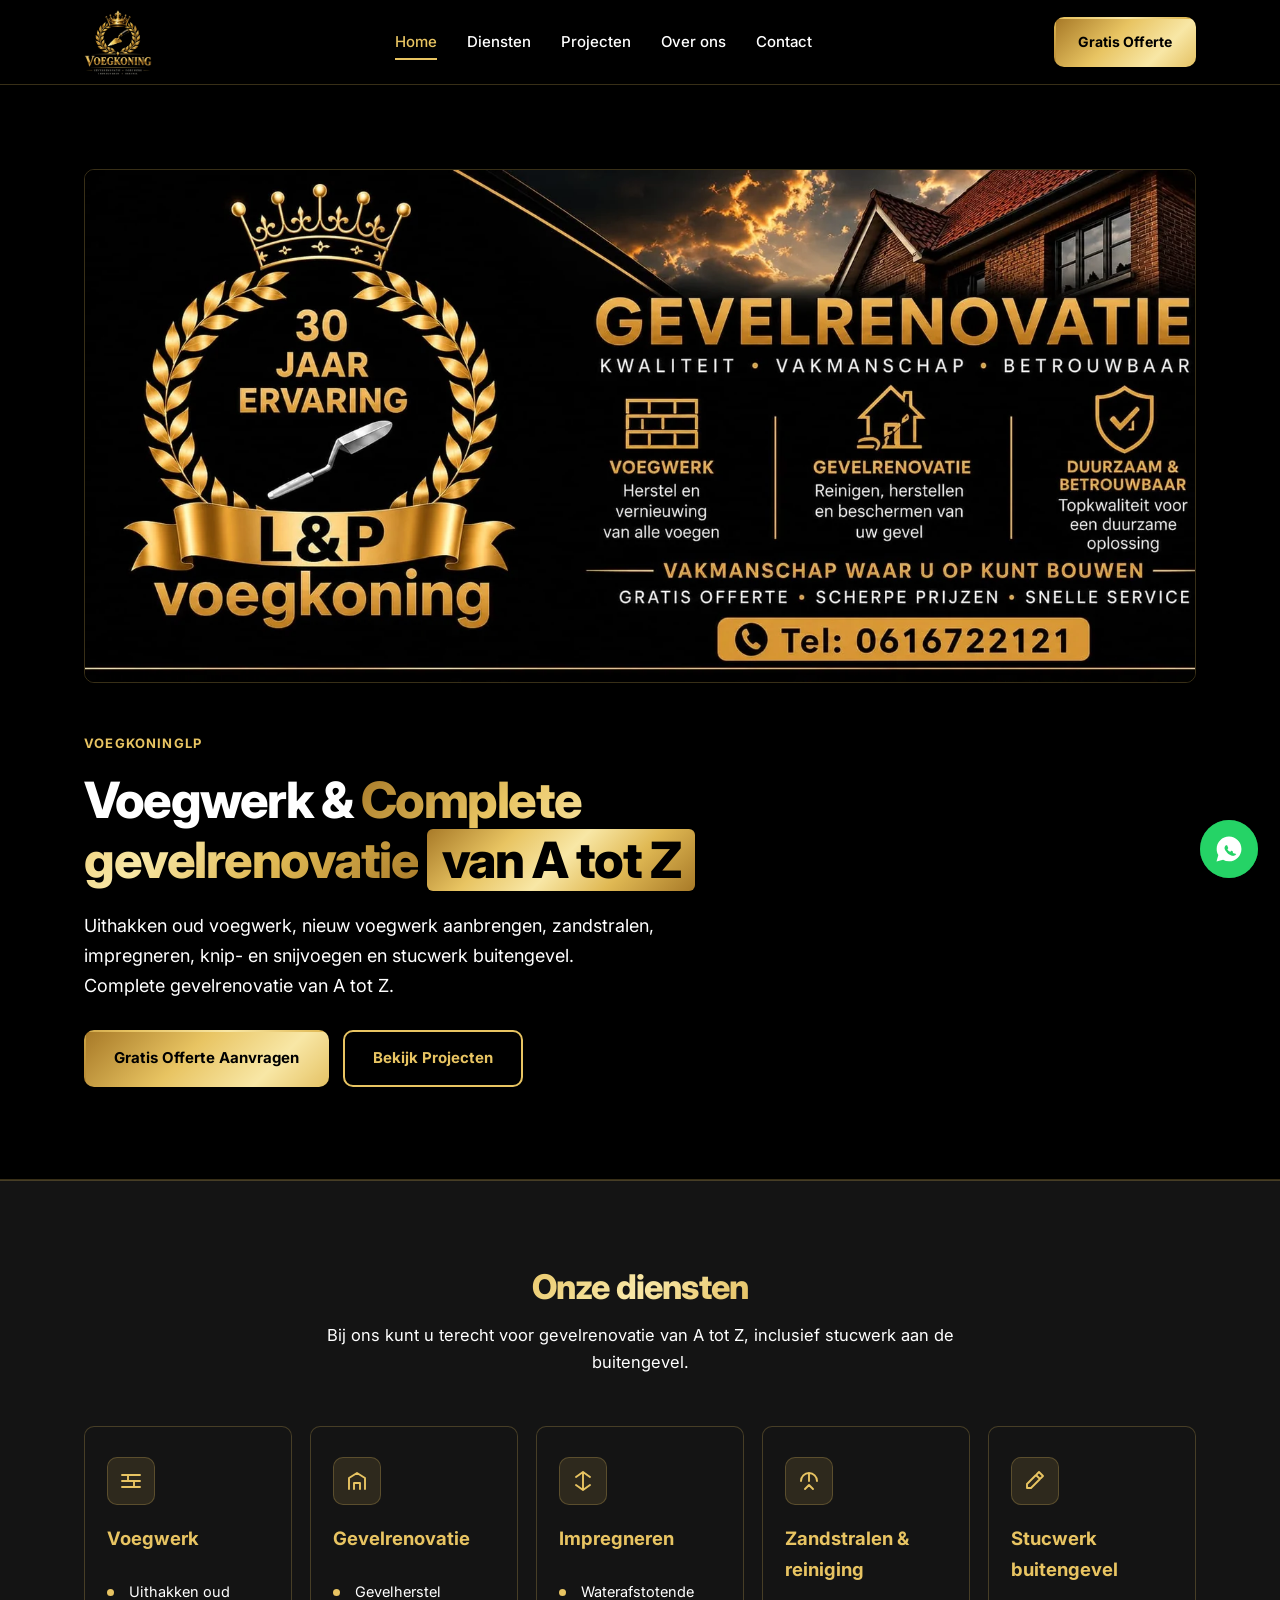
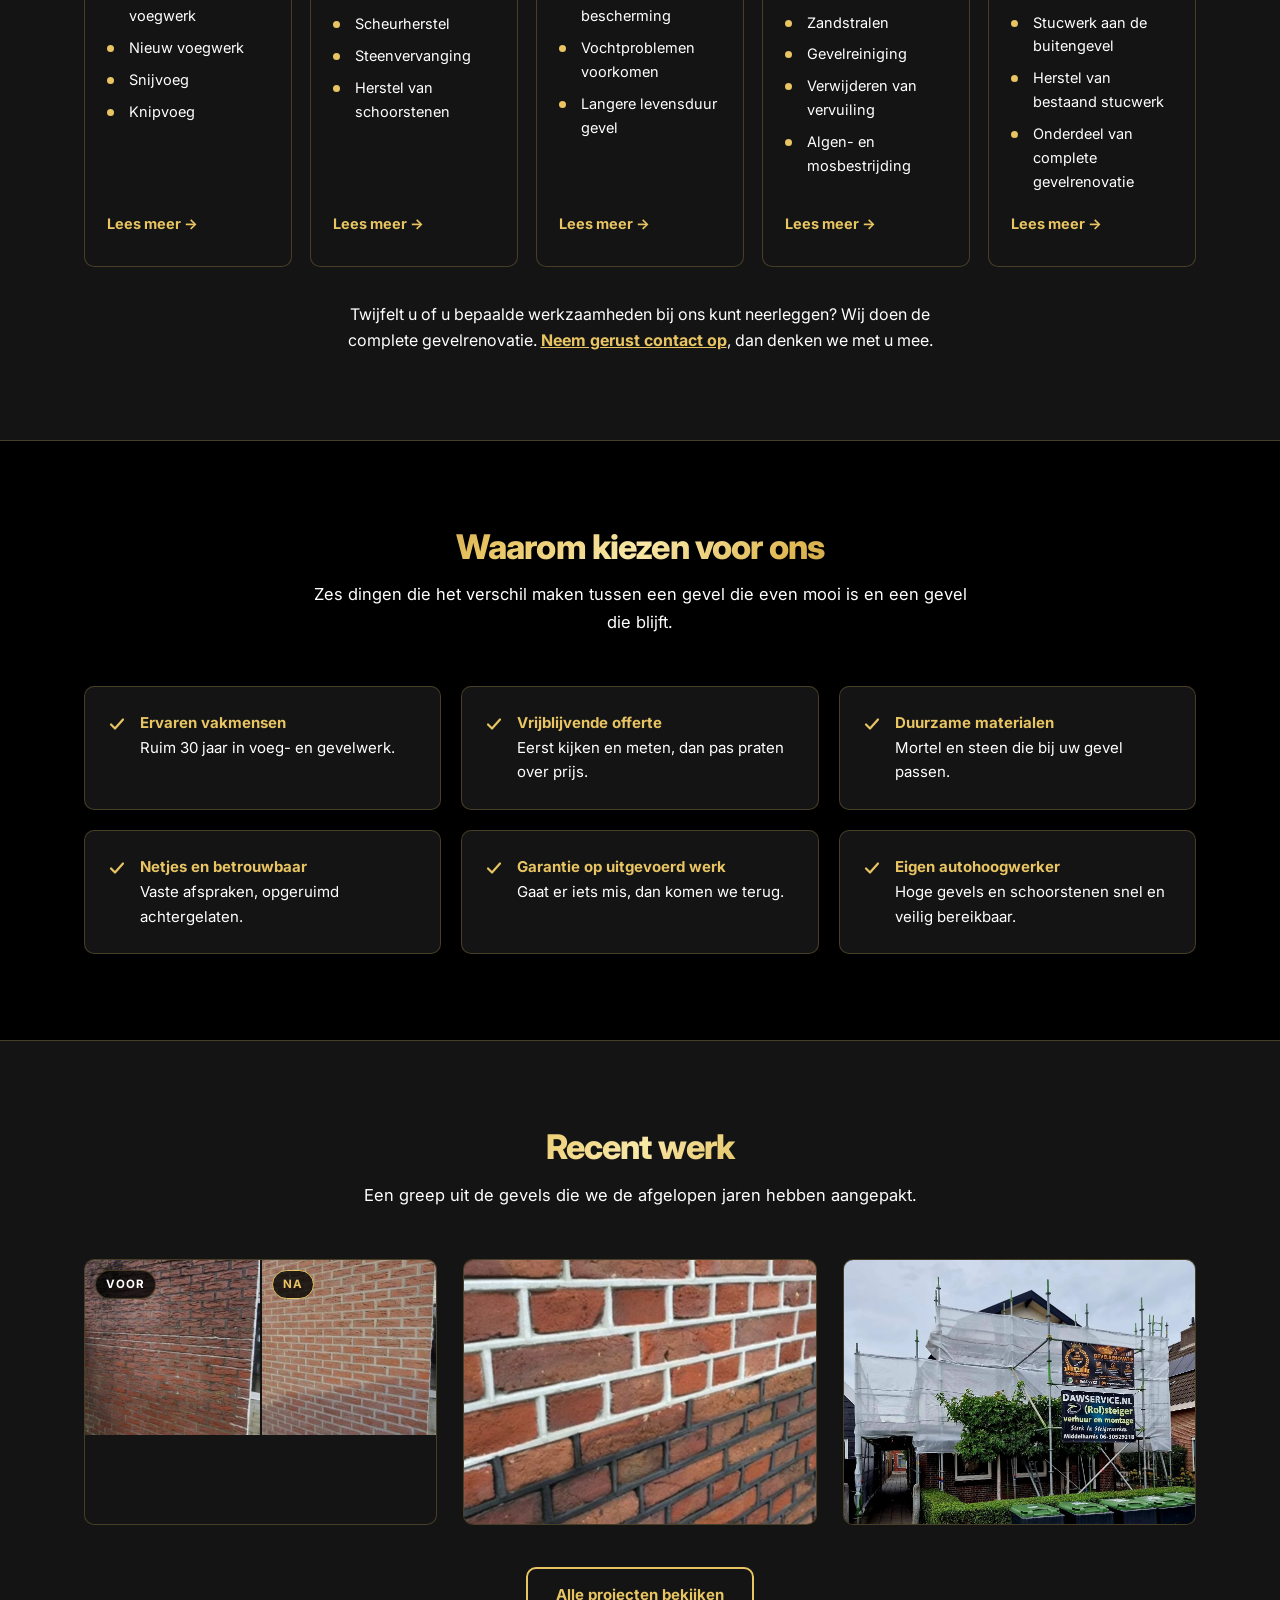
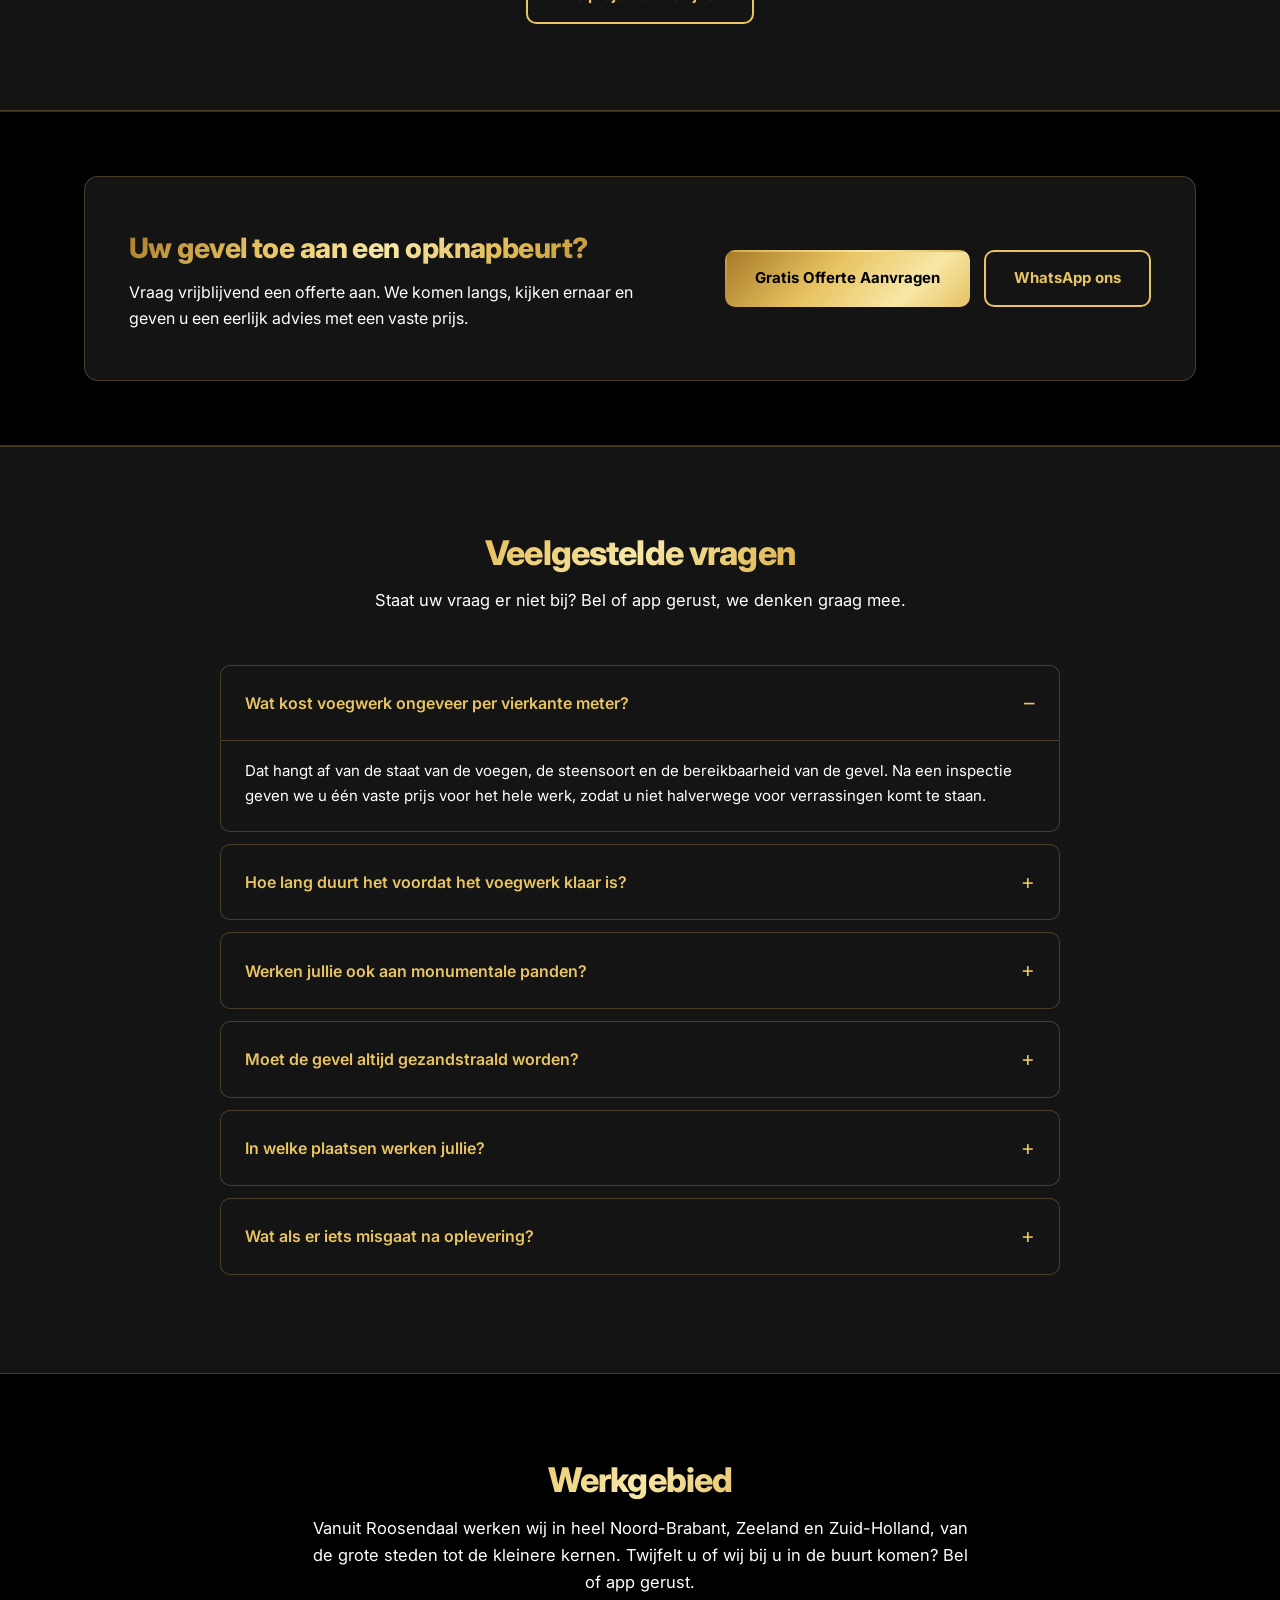
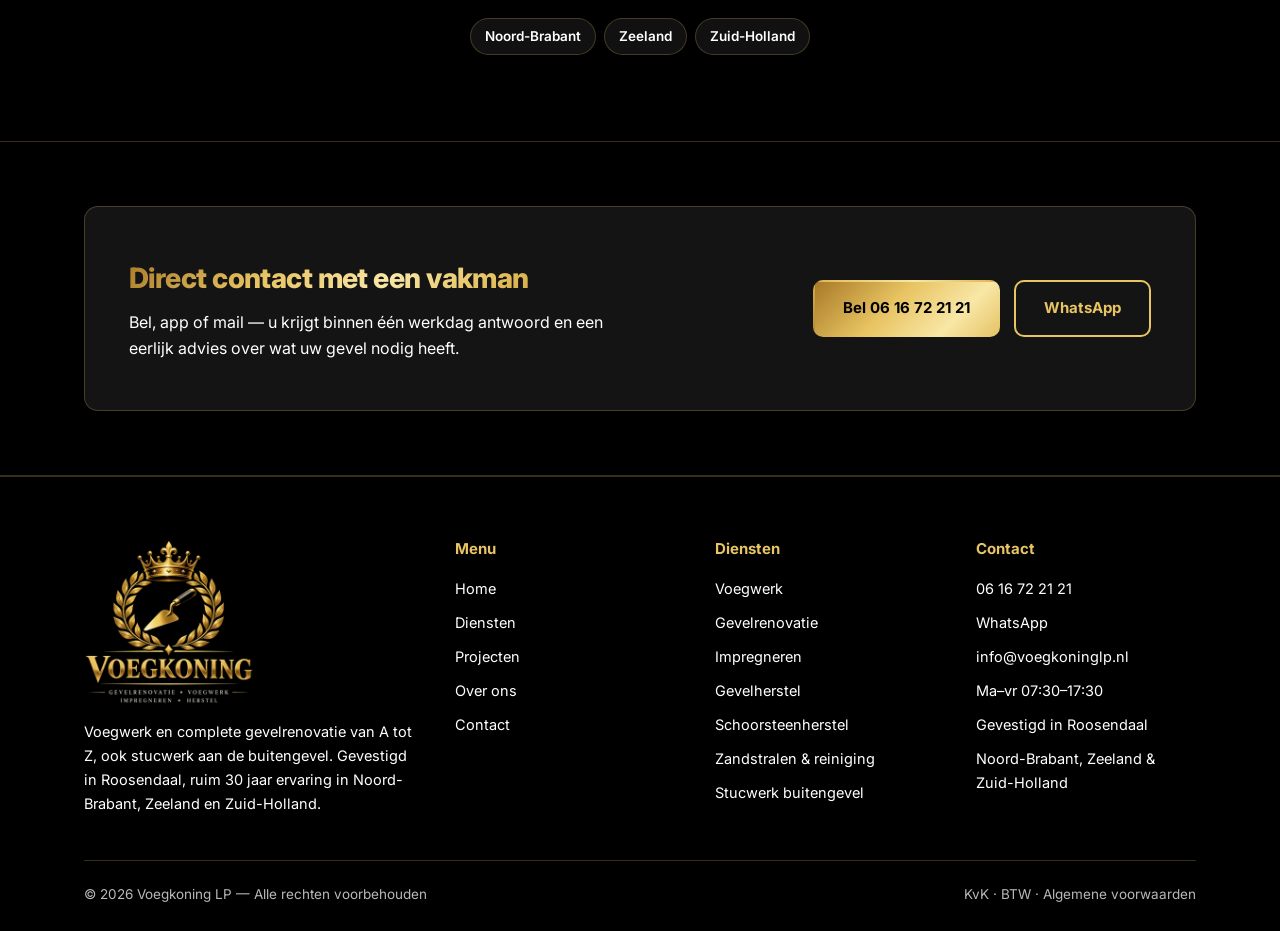
<file: index.html>
<!DOCTYPE html>
<html lang="nl">
<head>
<meta charset="utf-8">
<meta name="viewport" content="width=device-width, initial-scale=1">
<title>Voegkoning LP | Specialist in Voegwerk &amp; Gevelonderhoud</title>
<meta name="description" content="Specialist in voegwerk en gevelonderhoud in Noord-Brabant, Zeeland en Zuid-Holland. Nieuw voegwerk, gevelrenovatie, impregneren en gevelherstel. Ruim 30 jaar ervaring, vrijblijvende offerte.">
<meta name="robots" content="index, follow">
<meta name="author" content="Voegkoning LP">
<meta name="geo.region" content="NL-NB">
<meta name="geo.placename" content="Roosendaal">
<link rel="canonical" href="https://voegkoninglp.nl/">
<meta property="og:type" content="website">
<meta property="og:locale" content="nl_NL">
<meta property="og:site_name" content="Voegkoning LP">
<meta property="og:title" content="Voegkoning LP | Specialist in Voegwerk &amp; Gevelonderhoud">
<meta property="og:description" content="Specialist in voegwerk en gevelonderhoud in Noord-Brabant, Zeeland en Zuid-Holland. Nieuw voegwerk, gevelrenovatie, impregneren en gevelherstel. Ruim 30 jaar ervaring, vrijblijvende offerte.">
<meta property="og:url" content="https://voegkoninglp.nl/">
<meta property="og:image" content="https://voegkoninglp.nl/img/og-image.jpg">
<meta property="og:image:width" content="1200">
<meta property="og:image:height" content="630">
<meta name="twitter:card" content="summary_large_image">
<meta name="theme-color" content="#000000">
<link rel="icon" type="image/png" sizes="32x32" href="img/favicon-32.png">
<link rel="apple-touch-icon" href="img/apple-touch-icon.png">
<link rel="preconnect" href="https://fonts.googleapis.com">
<link rel="preconnect" href="https://fonts.gstatic.com" crossorigin>
<link href="https://fonts.googleapis.com/css2?family=Inter:wght@400;500;600;700;800&display=swap" rel="stylesheet">
<link rel="stylesheet" href="css/style.css">
<link rel="preload" as="image" href="img/muur-na.webp">
<script type="application/ld+json">
{
  "@context": "https://schema.org",
  "@type": "HomeAndConstructionBusiness",
  "name": "Voegkoning LP",
  "description": "Specialist in voegwerk, gevelrenovatie, impregneren en gevelherstel in Noord-Brabant, Zeeland en Zuid-Holland.",
  "telephone": "+31616722121",
  "email": "info@voegkoninglp.nl",
  "url": "https://voegkoninglp.nl/",
  "logo": "https://voegkoninglp.nl/img/logo.webp",
  "image": "https://voegkoninglp.nl/img/og-image.jpg",
  "address": {
    "@type": "PostalAddress",
    "addressLocality": "Roosendaal",
    "addressRegion": "Noord-Brabant",
    "addressCountry": "NL"
  },
  "founder": {
    "@type": "Person",
    "name": "Patrick"
  },
  "areaServed": [
    {
      "@type": "AdministrativeArea",
      "name": "Noord-Brabant"
    },
    {
      "@type": "AdministrativeArea",
      "name": "Zeeland"
    },
    {
      "@type": "AdministrativeArea",
      "name": "Zuid-Holland"
    }
  ],
  "knowsAbout": [
    "voegwerk",
    "uithakken oud voegwerk",
    "nieuw voegwerk",
    "snijvoeg",
    "knipvoeg",
    "gevelrenovatie",
    "gevelherstel",
    "scheurherstel",
    "steenvervanging",
    "impregneren",
    "waterafstotende bescherming",
    "gevelreiniging",
    "zandstralen",
    "algen- en mosbestrijding",
    "metselwerkherstel",
    "schoorsteenherstel",
    "stucwerk buitengevel"
  ],
  "serviceType": [
    "Voegwerk",
    "Gevelrenovatie",
    "Impregneren",
    "Gevelherstel",
    "Schoorsteenherstel",
    "Zandstralen",
    "Gevelreiniging",
    "Stucwerk buitengevel"
  ]
}
</script>
<script type="application/ld+json">
{
  "@context": "https://schema.org",
  "@type": "FAQPage",
  "mainEntity": [
    {
      "@type": "Question",
      "name": "Wat kost voegwerk ongeveer per vierkante meter?",
      "acceptedAnswer": {
        "@type": "Answer",
        "text": "Dat hangt af van de staat van de voegen, de steensoort en de bereikbaarheid van de gevel. Na een inspectie geven we u één vaste prijs voor het hele werk, zodat u niet halverwege voor verrassingen komt te staan."
      }
    },
    {
      "@type": "Question",
      "name": "Hoe lang duurt het voordat het voegwerk klaar is?",
      "acceptedAnswer": {
        "@type": "Answer",
        "text": "Een gemiddelde woninggevel doen we meestal in enkele werkdagen. Grotere panden of werk dat per verdieping moet worden uitgevoerd, plannen we in overleg in. U hoort vooraf de doorlooptijd."
      }
    },
    {
      "@type": "Question",
      "name": "Werken jullie ook aan monumentale panden?",
      "acceptedAnswer": {
        "@type": "Answer",
        "text": "Ja. Bij monumenten en oudere panden gebruiken we kalkmortel en werken we volgens de eisen die bij dat soort gevels horen. We stemmen de aanpak altijd af met u en, waar nodig, met de gemeente."
      }
    },
    {
      "@type": "Question",
      "name": "Moet de gevel altijd gezandstraald worden?",
      "acceptedAnswer": {
        "@type": "Answer",
        "text": "Nee. Zandstralen is niet altijd nodig en niet altijd mogelijk: bij te zachte steen beschadigt het de gevel juist. Wij beoordelen per gevel wat de veiligste en beste methode is en leggen uit waarom."
      }
    },
    {
      "@type": "Question",
      "name": "In welke plaatsen werken jullie?",
      "acceptedAnswer": {
        "@type": "Answer",
        "text": "Wij werken in heel Noord-Brabant, Zeeland en Zuid-Holland, van de grote steden tot de kleinere kernen eromheen. Twijfelt u of uw woonplaats binnen ons gebied valt? Neem gerust contact op."
      }
    },
    {
      "@type": "Question",
      "name": "Wat als er iets misgaat na oplevering?",
      "acceptedAnswer": {
        "@type": "Answer",
        "text": "Op ons voegherstel, de steenvervanging en het impregneren geven we garantie. Meldt u binnen die periode een probleem, dan komen we terug en lossen het op."
      }
    }
  ]
}
</script>
</head>
<body>

<header>
  <div class="wrap nav">
    <a href="index.html" class="logo" aria-label="Voegkoning L&amp;P – naar de homepage"><img src="img/logo.webp" width="360" height="354" alt="Voegkoning L&amp;P"></a>
    <nav class="nav-links" id="desktop-nav"><a href="index.html" class="is-active" aria-current="page">Home</a><a href="diensten.html">Diensten</a><a href="projecten.html">Projecten</a><a href="over-ons.html">Over ons</a><a href="contact.html">Contact</a></nav>
    <a href="contact.html" class="btn btn-primary">Gratis Offerte</a>
    <button class="burger" id="burger" aria-label="Menu" aria-expanded="false">
      <span></span><span></span><span></span>
    </button>
  </div>
  <nav class="mobile-nav" id="mobile-nav"><a href="index.html">Home</a><a href="diensten.html">Diensten</a><a href="projecten.html">Projecten</a><a href="over-ons.html">Over ons</a><a href="contact.html">Contact</a></nav>
</header>

<main>

  <section class="hero">
    <div class="wrap">
      <figure class="hero-banner">
        <img src="img/banner.webp" srcset="img/banner-900.webp 900w, img/banner.webp 1600w" sizes="(max-width:1240px) 100vw, 1200px" width="1600" height="738" alt="Voegkoning L&amp;P: 30 jaar ervaring in gevelrenovatie en voegwerk. Kwaliteit, vakmanschap, betrouwbaar. Tel: 06 16 72 21 21" fetchpriority="high">
      </figure>
      <div class="hero-text">
        <span class="eyebrow">VoegkoningLP</span>
        <h1>Voegwerk &amp; <span class="h1-gold">Complete gevelrenovatie</span> <span class="h1-tag">van A tot Z</span></h1>
        <p class="lead">Uithakken oud voegwerk, nieuw voegwerk aanbrengen, zandstralen, impregneren, knip- en snijvoegen en stucwerk buitengevel. Complete gevelrenovatie van A tot Z.</p>
        <div class="hero-cta">
          <a href="contact.html" class="btn btn-primary">Gratis Offerte Aanvragen</a>
          <a href="projecten.html" class="btn btn-ghost">Bekijk Projecten</a>
        </div>
      </div>
    </div>
  </section>

  <section class="services" id="home-diensten">
    <div class="wrap">
      <div class="sec-head center">
        <h2 class="sec-title">Onze diensten</h2>
        <p>Bij ons kunt u terecht voor gevelrenovatie van A tot Z, inclusief stucwerk aan de buitengevel.</p>
      </div>

      <div class="cards">
        <div class="card">
          <div class="ico"><svg width="24" height="24" viewBox="0 0 24 24" fill="none" aria-hidden="true"><path d="M3 6h18M3 12h18M3 18h18M9 6v6M15 12v6" stroke="#E8C462" stroke-width="1.9" stroke-linecap="round"/></svg></div>
          <h3>Voegwerk</h3>
          <ul>
            <li>Uithakken oud voegwerk</li>
            <li>Nieuw voegwerk</li>
            <li>Snijvoeg</li>
            <li>Knipvoeg</li>
          </ul>
          <a href="diensten.html#voegwerk" class="lees">Lees meer &rarr;</a>
        </div>

        <div class="card">
          <div class="ico"><svg width="24" height="24" viewBox="0 0 24 24" fill="none" aria-hidden="true"><path d="M4 20V9l8-5 8 5v11M9 20v-6h6v6" stroke="#E8C462" stroke-width="1.9" stroke-linecap="round" stroke-linejoin="round"/></svg></div>
          <h3>Gevelrenovatie</h3>
          <ul>
            <li>Gevelherstel</li>
            <li>Scheurherstel</li>
            <li>Steenvervanging</li>
            <li>Herstel van schoorstenen</li>
          </ul>
          <a href="diensten.html#gevelrenovatie" class="lees">Lees meer &rarr;</a>
        </div>

        <div class="card">
          <div class="ico"><svg width="24" height="24" viewBox="0 0 24 24" fill="none" aria-hidden="true"><path d="M12 3v18M5 8l7-5 7 5M5 16l7 5 7-5" stroke="#E8C462" stroke-width="1.9" stroke-linecap="round" stroke-linejoin="round"/></svg></div>
          <h3>Impregneren</h3>
          <ul>
            <li>Waterafstotende bescherming</li>
            <li>Vochtproblemen voorkomen</li>
            <li>Langere levensduur gevel</li>
          </ul>
          <a href="diensten.html#impregneren" class="lees">Lees meer &rarr;</a>
        </div>

        <div class="card">
          <div class="ico"><svg width="24" height="24" viewBox="0 0 24 24" fill="none" aria-hidden="true"><path d="M4 12a8 8 0 1116 0M12 4v8M8 20l4-4 4 4" stroke="#E8C462" stroke-width="1.9" stroke-linecap="round" stroke-linejoin="round"/></svg></div>
          <h3>Zandstralen &amp; reiniging</h3>
          <ul>
            <li>Zandstralen</li>
            <li>Gevelreiniging</li>
            <li>Verwijderen van vervuiling</li>
            <li>Algen- en mosbestrijding</li>
          </ul>
          <a href="diensten.html#reiniging" class="lees">Lees meer &rarr;</a>
        </div>

        <div class="card">
          <div class="ico"><svg width="24" height="24" viewBox="0 0 24 24" fill="none" aria-hidden="true"><path d="M4 15l9-9 4 4-9 9H4v-4zM14 5l2-2 4 4-2 2" stroke="#E8C462" stroke-width="1.9" stroke-linecap="round" stroke-linejoin="round"/></svg></div>
          <h3>Stucwerk buitengevel</h3>
          <ul>
            <li>Stucwerk aan de buitengevel</li>
            <li>Herstel van bestaand stucwerk</li>
            <li>Onderdeel van complete gevelrenovatie</li>
          </ul>
          <a href="diensten.html#stucwerk" class="lees">Lees meer &rarr;</a>
        </div>
      </div>
      <p class="cards-note">Twijfelt u of u bepaalde werkzaamheden bij ons kunt neerleggen? Wij doen de complete gevelrenovatie. <a href="contact.html">Neem gerust contact op</a>, dan denken we met u mee.</p>
    </div>
  </section>

  <section class="why">
    <div class="wrap">
      <div class="sec-head center">
        <h2 class="sec-title">Waarom kiezen voor ons</h2>
        <p>Zes dingen die het verschil maken tussen een gevel die even mooi is en een gevel die blijft.</p>
      </div>
      <ul class="why-grid">
        <li><svg width="20" height="20" viewBox="0 0 20 20" fill="none" aria-hidden="true"><path d="M4 10.5l4 4 8-9" stroke="#E8C462" stroke-width="2.2" stroke-linecap="round" stroke-linejoin="round"/></svg><span><strong>Ervaren vakmensen</strong><br>Ruim 30 jaar in voeg- en gevelwerk.</span></li>
        <li><svg width="20" height="20" viewBox="0 0 20 20" fill="none" aria-hidden="true"><path d="M4 10.5l4 4 8-9" stroke="#E8C462" stroke-width="2.2" stroke-linecap="round" stroke-linejoin="round"/></svg><span><strong>Vrijblijvende offerte</strong><br>Eerst kijken en meten, dan pas praten over prijs.</span></li>
        <li><svg width="20" height="20" viewBox="0 0 20 20" fill="none" aria-hidden="true"><path d="M4 10.5l4 4 8-9" stroke="#E8C462" stroke-width="2.2" stroke-linecap="round" stroke-linejoin="round"/></svg><span><strong>Duurzame materialen</strong><br>Mortel en steen die bij uw gevel passen.</span></li>
        <li><svg width="20" height="20" viewBox="0 0 20 20" fill="none" aria-hidden="true"><path d="M4 10.5l4 4 8-9" stroke="#E8C462" stroke-width="2.2" stroke-linecap="round" stroke-linejoin="round"/></svg><span><strong>Netjes en betrouwbaar</strong><br>Vaste afspraken, opgeruimd achtergelaten.</span></li>
        <li><svg width="20" height="20" viewBox="0 0 20 20" fill="none" aria-hidden="true"><path d="M4 10.5l4 4 8-9" stroke="#E8C462" stroke-width="2.2" stroke-linecap="round" stroke-linejoin="round"/></svg><span><strong>Garantie op uitgevoerd werk</strong><br>Gaat er iets mis, dan komen we terug.</span></li>
        <li><svg width="20" height="20" viewBox="0 0 20 20" fill="none" aria-hidden="true"><path d="M4 10.5l4 4 8-9" stroke="#E8C462" stroke-width="2.2" stroke-linecap="round" stroke-linejoin="round"/></svg><span><strong>Eigen autohoogwerker</strong><br>Hoge gevels en schoorstenen snel en veilig bereikbaar.</span></li>
      </ul>
    </div>
  </section>

  <section class="projects-teaser">
    <div class="wrap">
      <div class="sec-head center">
        <h2 class="sec-title">Recent werk</h2>
        <p>Een greep uit de gevels die we de afgelopen jaren hebben aangepakt.</p>
      </div>
      <div class="proj-grid">
  <article class="proj" data-tag="voegwerk">
    <div class="ba">
      <div class="ba-grid">
        <div class="ba-cell">
          <img src="img/muur-voor.webp" width="504" height="978" alt="Voor: muur met vervuild, uitgesleten voegwerk" loading="lazy">
          <span class="ba-tag">Voor</span>
        </div>
        <div class="ba-cell">
          <img src="img/muur-na.webp" width="503" height="978" alt="Na: dezelfde muur opnieuw gevoegd" loading="lazy">
          <span class="ba-tag ba-tag-na">Na</span>
        </div>
      </div>
    </div>
  </article>
  <article class="proj" data-tag="voegwerk">
    <figure class="proj-media">
      <img src="img/voegwerk-rood-wit.webp" width="1080" height="1056" alt="Rood metselwerk met strak aangebrachte lichte voeg" loading="lazy">
    </figure>
  </article>
  <article class="proj" data-tag="renovatie">
    <figure class="proj-media">
      <img src="img/vrijstaande-woning-steiger.webp" width="1400" height="1163" alt="Vrijstaande woning volledig in de steiger" loading="lazy">
    </figure>
  </article>
      </div>
      <div class="center-cta"><a href="projecten.html" class="btn btn-ghost">Alle projecten bekijken</a></div>
    </div>
    </section>

  <section class="cta">
    <div class="wrap">
      <div class="cta-inner">
        <div>
          <h2>Uw gevel toe aan een opknapbeurt?</h2>
          <p>Vraag vrijblijvend een offerte aan. We komen langs, kijken ernaar en geven u een eerlijk advies met een vaste prijs.</p>
        </div>
        <div class="cta-actions">
          <a href="contact.html" class="btn btn-primary">Gratis Offerte Aanvragen</a>
          <a href="https://wa.me/31616722121" target="_blank" rel="noopener" class="btn btn-ghost">WhatsApp ons</a>
        </div>
      </div>
    </div>
  </section>

  <section class="faq" id="faq">
    <div class="wrap">
      <div class="sec-head center">
        <h2 class="sec-title">Veelgestelde vragen</h2>
        <p>Staat uw vraag er niet bij? Bel of app gerust, we denken graag mee.</p>
      </div>
      <div class="faq-list">
        <details open>
          <summary>Wat kost voegwerk ongeveer per vierkante meter?</summary>
          <p>Dat hangt af van de staat van de voegen, de steensoort en de bereikbaarheid van de gevel. Na een inspectie geven we u &eacute;&eacute;n vaste prijs voor het hele werk, zodat u niet halverwege voor verrassingen komt te staan.</p>
        </details>
        <details>
          <summary>Hoe lang duurt het voordat het voegwerk klaar is?</summary>
          <p>Een gemiddelde woninggevel doen we meestal in enkele werkdagen. Grotere panden of werk dat per verdieping moet worden uitgevoerd, plannen we in overleg in. U hoort vooraf de doorlooptijd.</p>
        </details>
        <details>
          <summary>Werken jullie ook aan monumentale panden?</summary>
          <p>Ja. Bij monumenten en oudere panden gebruiken we kalkmortel en werken we volgens de eisen die bij dat soort gevels horen. We stemmen de aanpak altijd af met u en, waar nodig, met de gemeente.</p>
        </details>
        <details>
          <summary>Moet de gevel altijd gezandstraald worden?</summary>
          <p>Nee. Zandstralen is niet altijd nodig en niet altijd mogelijk: bij te zachte steen beschadigt het de gevel juist. Wij beoordelen per gevel wat de veiligste en beste methode is en leggen uit waarom.</p>
        </details>
        <details>
          <summary>In welke plaatsen werken jullie?</summary>
          <p>Wij werken in heel Noord-Brabant, Zeeland en Zuid-Holland, van de grote steden tot de kleinere kernen eromheen. Twijfelt u of uw woonplaats binnen ons gebied valt? Neem gerust contact op.</p>
        </details>
        <details>
          <summary>Wat als er iets misgaat na oplevering?</summary>
          <p>Op ons voegherstel, de steenvervanging en het impregneren geven we garantie. Meldt u binnen die periode een probleem, dan komen we terug en lossen het op.</p>
        </details>
      </div>
    </div>
  </section>

  <section class="werkgebied">
    <div class="wrap">
      <div class="sec-head center">
        <h2 class="sec-title">Werkgebied</h2>
        <p>Vanuit Roosendaal werken wij in heel Noord-Brabant, Zeeland en Zuid-Holland, van de grote steden tot de kleinere kernen. Twijfelt u of wij bij u in de buurt komen? Bel of app gerust.</p>
        <div class="regio">
          <span>Noord-Brabant</span><span>Zeeland</span><span>Zuid-Holland</span>
        </div>
      </div>
    </div>
  </section>

  <section class="cta">
    <div class="wrap">
      <div class="cta-inner">
        <div>
          <h2>Direct contact met een vakman</h2>
          <p>Bel, app of mail &mdash; u krijgt binnen &eacute;&eacute;n werkdag antwoord en een eerlijk advies over wat uw gevel nodig heeft.</p>
        </div>
        <div class="cta-actions">
          <a href="tel:+31616722121" class="btn btn-primary">Bel 06 16 72 21 21</a>
          <a href="https://wa.me/31616722121" target="_blank" rel="noopener" class="btn btn-ghost">WhatsApp</a>
        </div>
      </div>
    </div>
  </section>
</main>

<footer>
  <div class="wrap">
    <div class="foot-grid">
      <div>
        <img class="foot-logo" src="img/logo.webp" width="360" height="354" alt="Voegkoning LP – gevelrenovatie, voegwerk, impregneren, herstel" loading="lazy">
        <p>Voegwerk en complete gevelrenovatie van A tot Z, ook stucwerk aan de buitengevel. Gevestigd in Roosendaal, ruim 30 jaar ervaring in Noord-Brabant, Zeeland en Zuid-Holland.</p>
      </div>
      <div>
        <h4>Menu</h4>
        <ul><li><a href="index.html">Home</a></li><li><a href="diensten.html">Diensten</a></li><li><a href="projecten.html">Projecten</a></li><li><a href="over-ons.html">Over ons</a></li><li><a href="contact.html">Contact</a></li></ul>
      </div>
      <div>
        <h4>Diensten</h4>
        <ul>
          <li><a href="diensten.html#voegwerk">Voegwerk</a></li>
          <li><a href="diensten.html#gevelrenovatie">Gevelrenovatie</a></li>
          <li><a href="diensten.html#impregneren">Impregneren</a></li>
          <li><a href="diensten.html#gevelherstel">Gevelherstel</a></li>
          <li><a href="diensten.html#gevelherstel">Schoorsteenherstel</a></li>
          <li><a href="diensten.html#reiniging">Zandstralen &amp; reiniging</a></li>
          <li><a href="diensten.html#stucwerk">Stucwerk buitengevel</a></li>
        </ul>
      </div>
      <div>
        <h4>Contact</h4>
        <ul>
          <li><a href="tel:+31616722121">06 16 72 21 21</a></li>
          <li><a href="https://wa.me/31616722121" target="_blank" rel="noopener">WhatsApp</a></li>
          <li><a href="mailto:info@voegkoninglp.nl">info@voegkoninglp.nl</a></li>
          <li>Ma&ndash;vr 07:30&ndash;17:30</li>
          <li>Gevestigd in Roosendaal</li>
          <li>Noord-Brabant, Zeeland &amp; Zuid-Holland</li>
        </ul>
      </div>
    </div>
    <div class="foot-bottom">
      <span>&copy; <span id="jaar">2026</span> Voegkoning LP &mdash; Alle rechten voorbehouden</span>
      <span>KvK &middot; BTW &middot; Algemene voorwaarden</span>
    </div>
  </div>
</footer>

<a class="wa-float" href="https://wa.me/31616722121" target="_blank" rel="noopener" aria-label="Contact via WhatsApp">
  <svg viewBox="0 0 24 24" fill="currentColor" aria-hidden="true"><path d="M12.04 2C6.58 2 2.13 6.45 2.13 11.91c0 1.75.46 3.45 1.32 4.95L2 22l5.25-1.38a9.9 9.9 0 004.79 1.22h.01c5.46 0 9.91-4.45 9.91-9.91S17.5 2 12.04 2zm5.8 14.09c-.24.68-1.42 1.31-1.96 1.36-.54.05-1.02.24-2.86-.6-2.22-1.02-3.6-3.32-3.71-3.47-.11-.16-.88-1.18-.88-2.25s.57-1.6.77-1.82c.2-.22.43-.27.58-.27l.42.01c.13 0 .31-.05.48.37.18.43.61 1.5.66 1.61.05.11.09.24.01.39-.08.16-.15.25-.29.39l-.22.26c-.07.08-.15.17-.06.33.08.16.37.62.79 1.01.55.49 1.01.65 1.16.73.15.08.24.07.33-.04.09-.11.38-.44.48-.6.1-.15.2-.13.34-.08.14.05.89.42 1.04.5.15.07.25.11.29.18.04.07.04.4-.2 1.09z"/></svg>
</a>

<script src="js/main.js" defer></script>

</body>
</html>
</file>
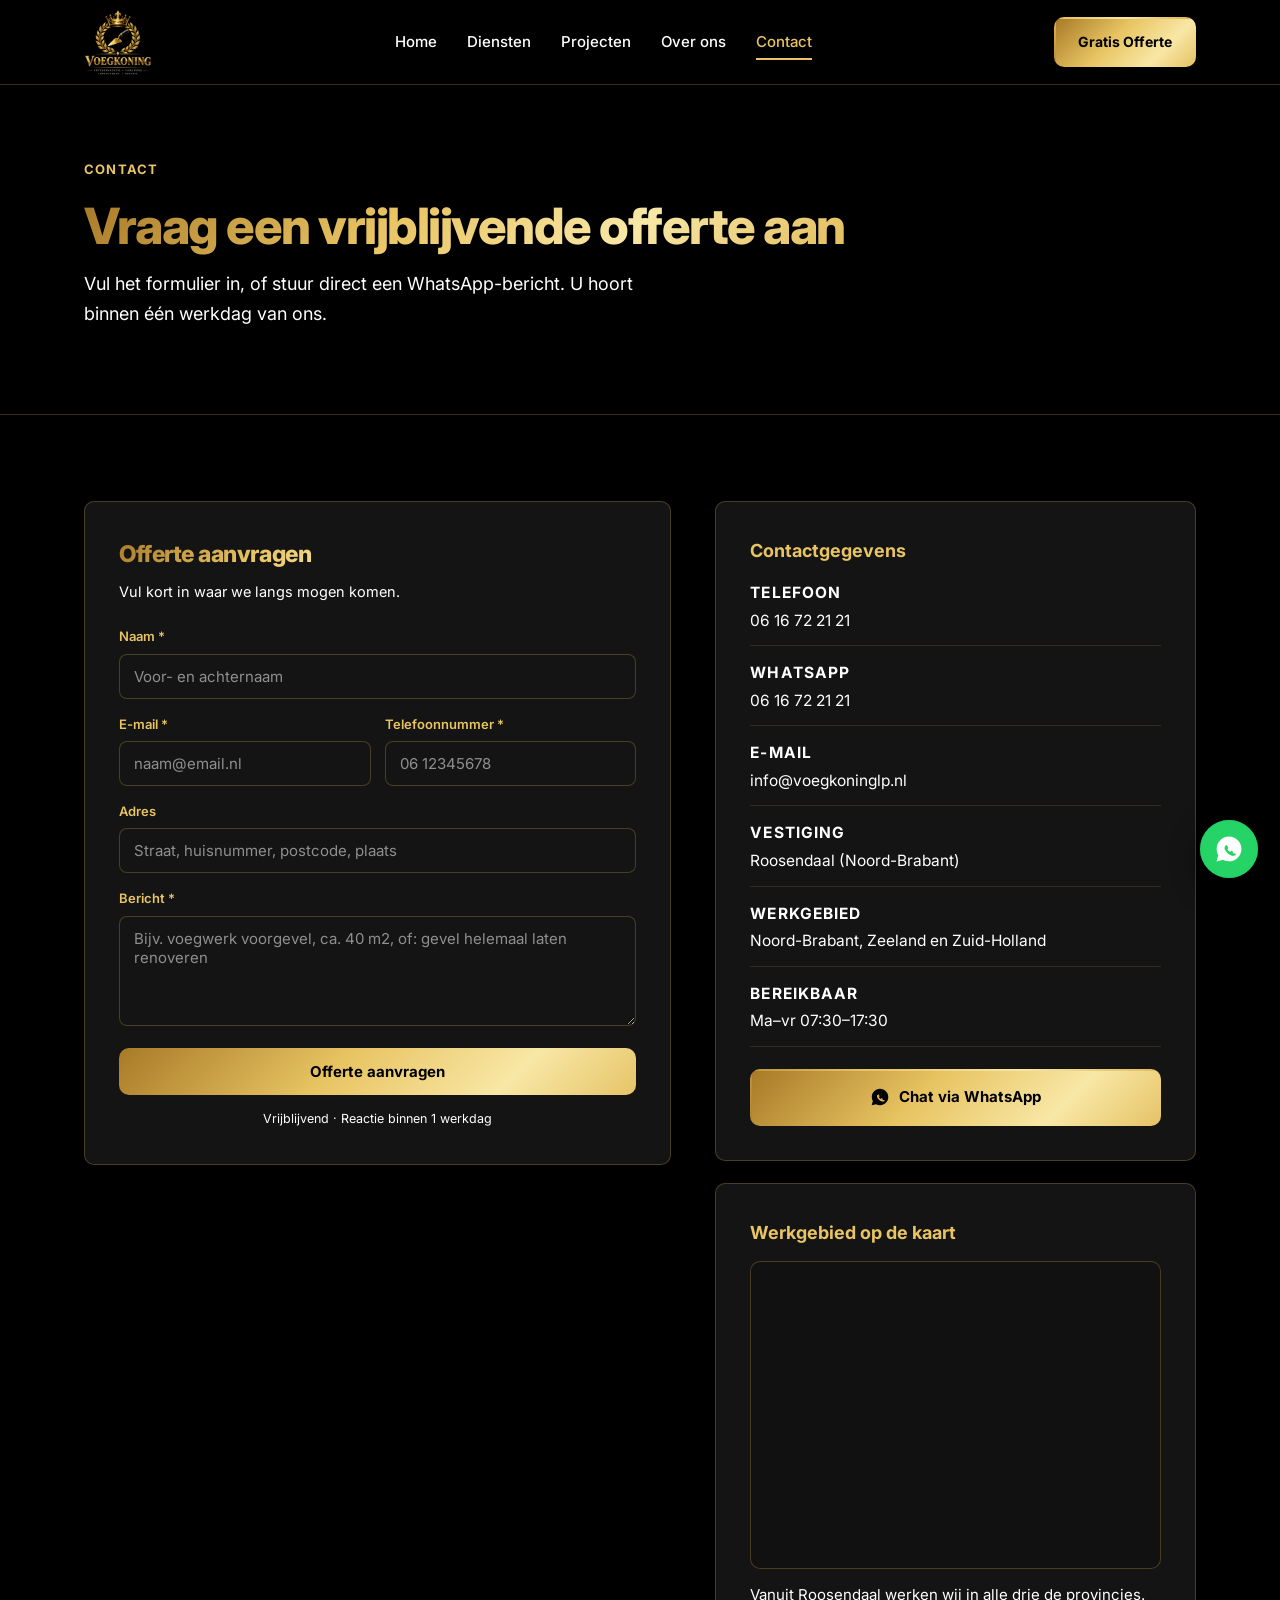
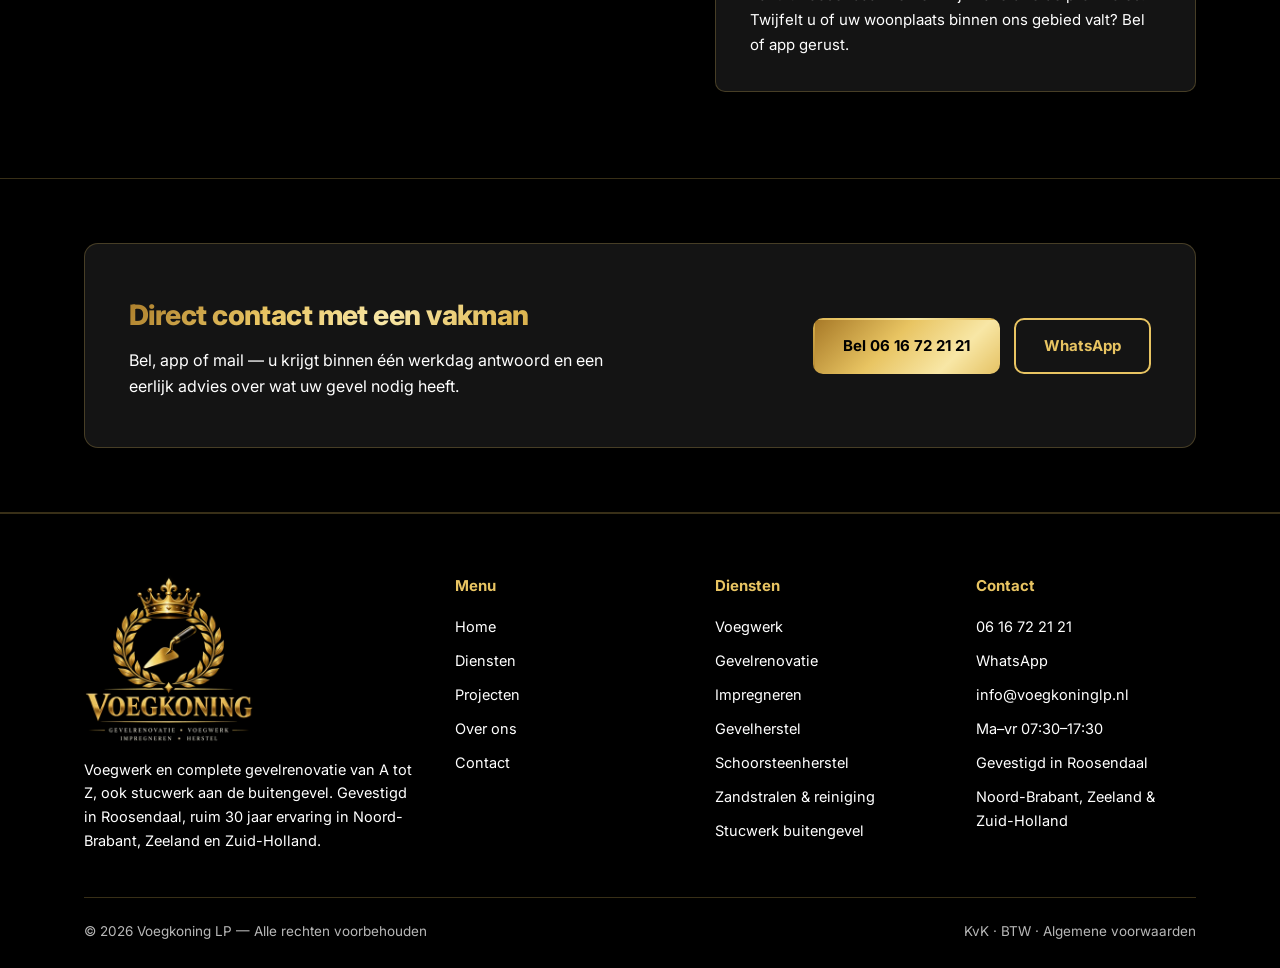
<file: contact.html>
<!DOCTYPE html>
<html lang="nl">
<head>
<meta charset="utf-8">
<meta name="viewport" content="width=device-width, initial-scale=1">
<title>Contact | Gratis offerte aanvragen bij Voegkoning LP</title>
<meta name="description" content="Vraag een vrijblijvende offerte aan voor voegwerk, gevelrenovatie, impregneren of gevelherstel. Bel of WhatsApp 06 16 72 21 21. Werkgebied Noord-Brabant, Zeeland en Zuid-Holland.">
<meta name="robots" content="index, follow">
<meta name="author" content="Voegkoning LP">
<meta name="geo.region" content="NL-NB">
<meta name="geo.placename" content="Roosendaal">
<link rel="canonical" href="https://voegkoninglp.nl/contact.html">
<meta property="og:type" content="website">
<meta property="og:locale" content="nl_NL">
<meta property="og:site_name" content="Voegkoning LP">
<meta property="og:title" content="Contact | Gratis offerte aanvragen bij Voegkoning LP">
<meta property="og:description" content="Vraag een vrijblijvende offerte aan voor voegwerk, gevelrenovatie, impregneren of gevelherstel. Bel of WhatsApp 06 16 72 21 21. Werkgebied Noord-Brabant, Zeeland en Zuid-Holland.">
<meta property="og:url" content="https://voegkoninglp.nl/contact.html">
<meta property="og:image" content="https://voegkoninglp.nl/img/og-image.jpg">
<meta property="og:image:width" content="1200">
<meta property="og:image:height" content="630">
<meta name="twitter:card" content="summary_large_image">
<meta name="theme-color" content="#000000">
<link rel="icon" type="image/png" sizes="32x32" href="img/favicon-32.png">
<link rel="apple-touch-icon" href="img/apple-touch-icon.png">
<link rel="preconnect" href="https://fonts.googleapis.com">
<link rel="preconnect" href="https://fonts.gstatic.com" crossorigin>
<link href="https://fonts.googleapis.com/css2?family=Inter:wght@400;500;600;700;800&display=swap" rel="stylesheet">
<link rel="stylesheet" href="css/style.css">
<script type="application/ld+json">
{
  "@context": "https://schema.org",
  "@type": "BreadcrumbList",
  "itemListElement": [
    {
      "@type": "ListItem",
      "position": 1,
      "name": "Home",
      "item": "https://voegkoninglp.nl/"
    },
    {
      "@type": "ListItem",
      "position": 2,
      "name": "Contact",
      "item": "https://voegkoninglp.nl/contact.html"
    }
  ]
}
</script>
</head>
<body>

<header>
  <div class="wrap nav">
    <a href="index.html" class="logo" aria-label="Voegkoning L&amp;P – naar de homepage"><img src="img/logo.webp" width="360" height="354" alt="Voegkoning L&amp;P"></a>
    <nav class="nav-links" id="desktop-nav"><a href="index.html">Home</a><a href="diensten.html">Diensten</a><a href="projecten.html">Projecten</a><a href="over-ons.html">Over ons</a><a href="contact.html" class="is-active" aria-current="page">Contact</a></nav>
    <a href="contact.html" class="btn btn-primary">Gratis Offerte</a>
    <button class="burger" id="burger" aria-label="Menu" aria-expanded="false">
      <span></span><span></span><span></span>
    </button>
  </div>
  <nav class="mobile-nav" id="mobile-nav"><a href="index.html">Home</a><a href="diensten.html">Diensten</a><a href="projecten.html">Projecten</a><a href="over-ons.html">Over ons</a><a href="contact.html">Contact</a></nav>
</header>

<main>

  <section class="page-head">
    <div class="wrap">
      <span class="eyebrow">Contact</span>
      <h1>Vraag een vrijblijvende offerte aan</h1>
      <p class="lead">Vul het formulier in, of stuur direct een WhatsApp-bericht. U hoort binnen &eacute;&eacute;n werkdag van ons.</p>
    </div>
  </section>

  <section class="contact">
    <div class="wrap contact-grid">

      <div class="contact-form">
        <h2 class="form-title">Offerte aanvragen</h2>
        <p class="sub">Vul kort in waar we langs mogen komen.</p>
        <form id="offerte-form">
          <div class="field">
            <label for="naam">Naam *</label>
            <input id="naam" name="naam" type="text" placeholder="Voor- en achternaam" required>
          </div>
          <div class="row2">
            <div class="field">
              <label for="mail">E-mail *</label>
              <input id="mail" name="mail" type="email" placeholder="naam@email.nl" required>
            </div>
            <div class="field">
              <label for="tel">Telefoonnummer *</label>
              <input id="tel" name="tel" type="tel" placeholder="06 12345678" required>
            </div>
          </div>
          <div class="field">
            <label for="adres">Adres</label>
            <input id="adres" name="adres" type="text" placeholder="Straat, huisnummer, postcode, plaats">
          </div>
          <div class="field">
            <label for="msg">Bericht *</label>
            <textarea id="msg" name="msg" placeholder="Bijv. voegwerk voorgevel, ca. 40 m2, of: gevel helemaal laten renoveren" required></textarea>
          </div>
          <button type="submit" class="btn btn-primary btn-wide">Offerte aanvragen</button>
        </form>
        <p class="form-note">Vrijblijvend &middot; Reactie binnen 1 werkdag</p>
      </div>

      <div class="contact-side">
        <div class="panel">
          <h3>Contactgegevens</h3>
          <ul class="contact-list">
            <li><span class="cl-label">Telefoon</span><a href="tel:+31616722121">06 16 72 21 21</a></li>
            <li><span class="cl-label">WhatsApp</span><a href="https://wa.me/31616722121" target="_blank" rel="noopener">06 16 72 21 21</a></li>
            <li><span class="cl-label">E-mail</span><a href="mailto:info@voegkoninglp.nl">info@voegkoninglp.nl</a></li>
            <li><span class="cl-label">Vestiging</span><span>Roosendaal (Noord-Brabant)</span></li>
            <li><span class="cl-label">Werkgebied</span><span>Noord-Brabant, Zeeland en Zuid-Holland</span></li>
            <li><span class="cl-label">Bereikbaar</span><span>Ma&ndash;vr 07:30&ndash;17:30</span></li>
          </ul>
          <a href="https://wa.me/31616722121" target="_blank" rel="noopener" class="btn btn-primary wa-block">
            <svg width="20" height="20" viewBox="0 0 24 24" fill="currentColor" aria-hidden="true"><path d="M12.04 2C6.58 2 2.13 6.45 2.13 11.91c0 1.75.46 3.45 1.32 4.95L2 22l5.25-1.38a9.9 9.9 0 004.79 1.22h.01c5.46 0 9.91-4.45 9.91-9.91S17.5 2 12.04 2zm5.8 14.09c-.24.68-1.42 1.31-1.96 1.36-.54.05-1.02.24-2.86-.6-2.22-1.02-3.6-3.32-3.71-3.47-.11-.16-.88-1.18-.88-2.25s.57-1.6.77-1.82c.2-.22.43-.27.58-.27l.42.01c.13 0 .31-.05.48.37.18.43.61 1.5.66 1.61.05.11.09.24.01.39-.08.16-.15.25-.29.39l-.22.26c-.07.08-.15.17-.06.33.08.16.37.62.79 1.01.55.49 1.01.65 1.16.73.15.08.24.07.33-.04.09-.11.38-.44.48-.6.1-.15.2-.13.34-.08.14.05.89.42 1.04.5.15.07.25.11.29.18.04.07.04.4-.2 1.09z"/></svg><span>Chat via WhatsApp</span>
          </a>
        </div>

        <div class="panel map-panel">
          <h3>Werkgebied op de kaart</h3>
          <div class="map-embed">
            <iframe
              title="Werkgebied Voegkoning LP in Noord-Brabant, Zeeland en Zuid-Holland"
              src="https://www.google.com/maps?q=Roosendaal,+Nederland&amp;hl=nl&amp;z=8&amp;output=embed"
              loading="lazy"
              referrerpolicy="no-referrer-when-downgrade"
              allowfullscreen></iframe>
          </div>
          <p class="map-note">Vanuit Roosendaal werken wij in alle drie de provincies. Twijfelt u of uw woonplaats binnen ons gebied valt? Bel of app gerust.</p>
        </div>
      </div>

    </div>
  </section>

  <section class="cta">
    <div class="wrap">
      <div class="cta-inner">
        <div>
          <h2>Direct contact met een vakman</h2>
          <p>Bel, app of mail &mdash; u krijgt binnen &eacute;&eacute;n werkdag antwoord en een eerlijk advies over wat uw gevel nodig heeft.</p>
        </div>
        <div class="cta-actions">
          <a href="tel:+31616722121" class="btn btn-primary">Bel 06 16 72 21 21</a>
          <a href="https://wa.me/31616722121" target="_blank" rel="noopener" class="btn btn-ghost">WhatsApp</a>
        </div>
      </div>
    </div>
  </section>
</main>

<footer>
  <div class="wrap">
    <div class="foot-grid">
      <div>
        <img class="foot-logo" src="img/logo.webp" width="360" height="354" alt="Voegkoning LP – gevelrenovatie, voegwerk, impregneren, herstel" loading="lazy">
        <p>Voegwerk en complete gevelrenovatie van A tot Z, ook stucwerk aan de buitengevel. Gevestigd in Roosendaal, ruim 30 jaar ervaring in Noord-Brabant, Zeeland en Zuid-Holland.</p>
      </div>
      <div>
        <h4>Menu</h4>
        <ul><li><a href="index.html">Home</a></li><li><a href="diensten.html">Diensten</a></li><li><a href="projecten.html">Projecten</a></li><li><a href="over-ons.html">Over ons</a></li><li><a href="contact.html">Contact</a></li></ul>
      </div>
      <div>
        <h4>Diensten</h4>
        <ul>
          <li><a href="diensten.html#voegwerk">Voegwerk</a></li>
          <li><a href="diensten.html#gevelrenovatie">Gevelrenovatie</a></li>
          <li><a href="diensten.html#impregneren">Impregneren</a></li>
          <li><a href="diensten.html#gevelherstel">Gevelherstel</a></li>
          <li><a href="diensten.html#gevelherstel">Schoorsteenherstel</a></li>
          <li><a href="diensten.html#reiniging">Zandstralen &amp; reiniging</a></li>
          <li><a href="diensten.html#stucwerk">Stucwerk buitengevel</a></li>
        </ul>
      </div>
      <div>
        <h4>Contact</h4>
        <ul>
          <li><a href="tel:+31616722121">06 16 72 21 21</a></li>
          <li><a href="https://wa.me/31616722121" target="_blank" rel="noopener">WhatsApp</a></li>
          <li><a href="mailto:info@voegkoninglp.nl">info@voegkoninglp.nl</a></li>
          <li>Ma&ndash;vr 07:30&ndash;17:30</li>
          <li>Gevestigd in Roosendaal</li>
          <li>Noord-Brabant, Zeeland &amp; Zuid-Holland</li>
        </ul>
      </div>
    </div>
    <div class="foot-bottom">
      <span>&copy; <span id="jaar">2026</span> Voegkoning LP &mdash; Alle rechten voorbehouden</span>
      <span>KvK &middot; BTW &middot; Algemene voorwaarden</span>
    </div>
  </div>
</footer>

<a class="wa-float" href="https://wa.me/31616722121" target="_blank" rel="noopener" aria-label="Contact via WhatsApp">
  <svg viewBox="0 0 24 24" fill="currentColor" aria-hidden="true"><path d="M12.04 2C6.58 2 2.13 6.45 2.13 11.91c0 1.75.46 3.45 1.32 4.95L2 22l5.25-1.38a9.9 9.9 0 004.79 1.22h.01c5.46 0 9.91-4.45 9.91-9.91S17.5 2 12.04 2zm5.8 14.09c-.24.68-1.42 1.31-1.96 1.36-.54.05-1.02.24-2.86-.6-2.22-1.02-3.6-3.32-3.71-3.47-.11-.16-.88-1.18-.88-2.25s.57-1.6.77-1.82c.2-.22.43-.27.58-.27l.42.01c.13 0 .31-.05.48.37.18.43.61 1.5.66 1.61.05.11.09.24.01.39-.08.16-.15.25-.29.39l-.22.26c-.07.08-.15.17-.06.33.08.16.37.62.79 1.01.55.49 1.01.65 1.16.73.15.08.24.07.33-.04.09-.11.38-.44.48-.6.1-.15.2-.13.34-.08.14.05.89.42 1.04.5.15.07.25.11.29.18.04.07.04.4-.2 1.09z"/></svg>
</a>

<script src="js/main.js" defer></script>

</body>
</html>
</file>
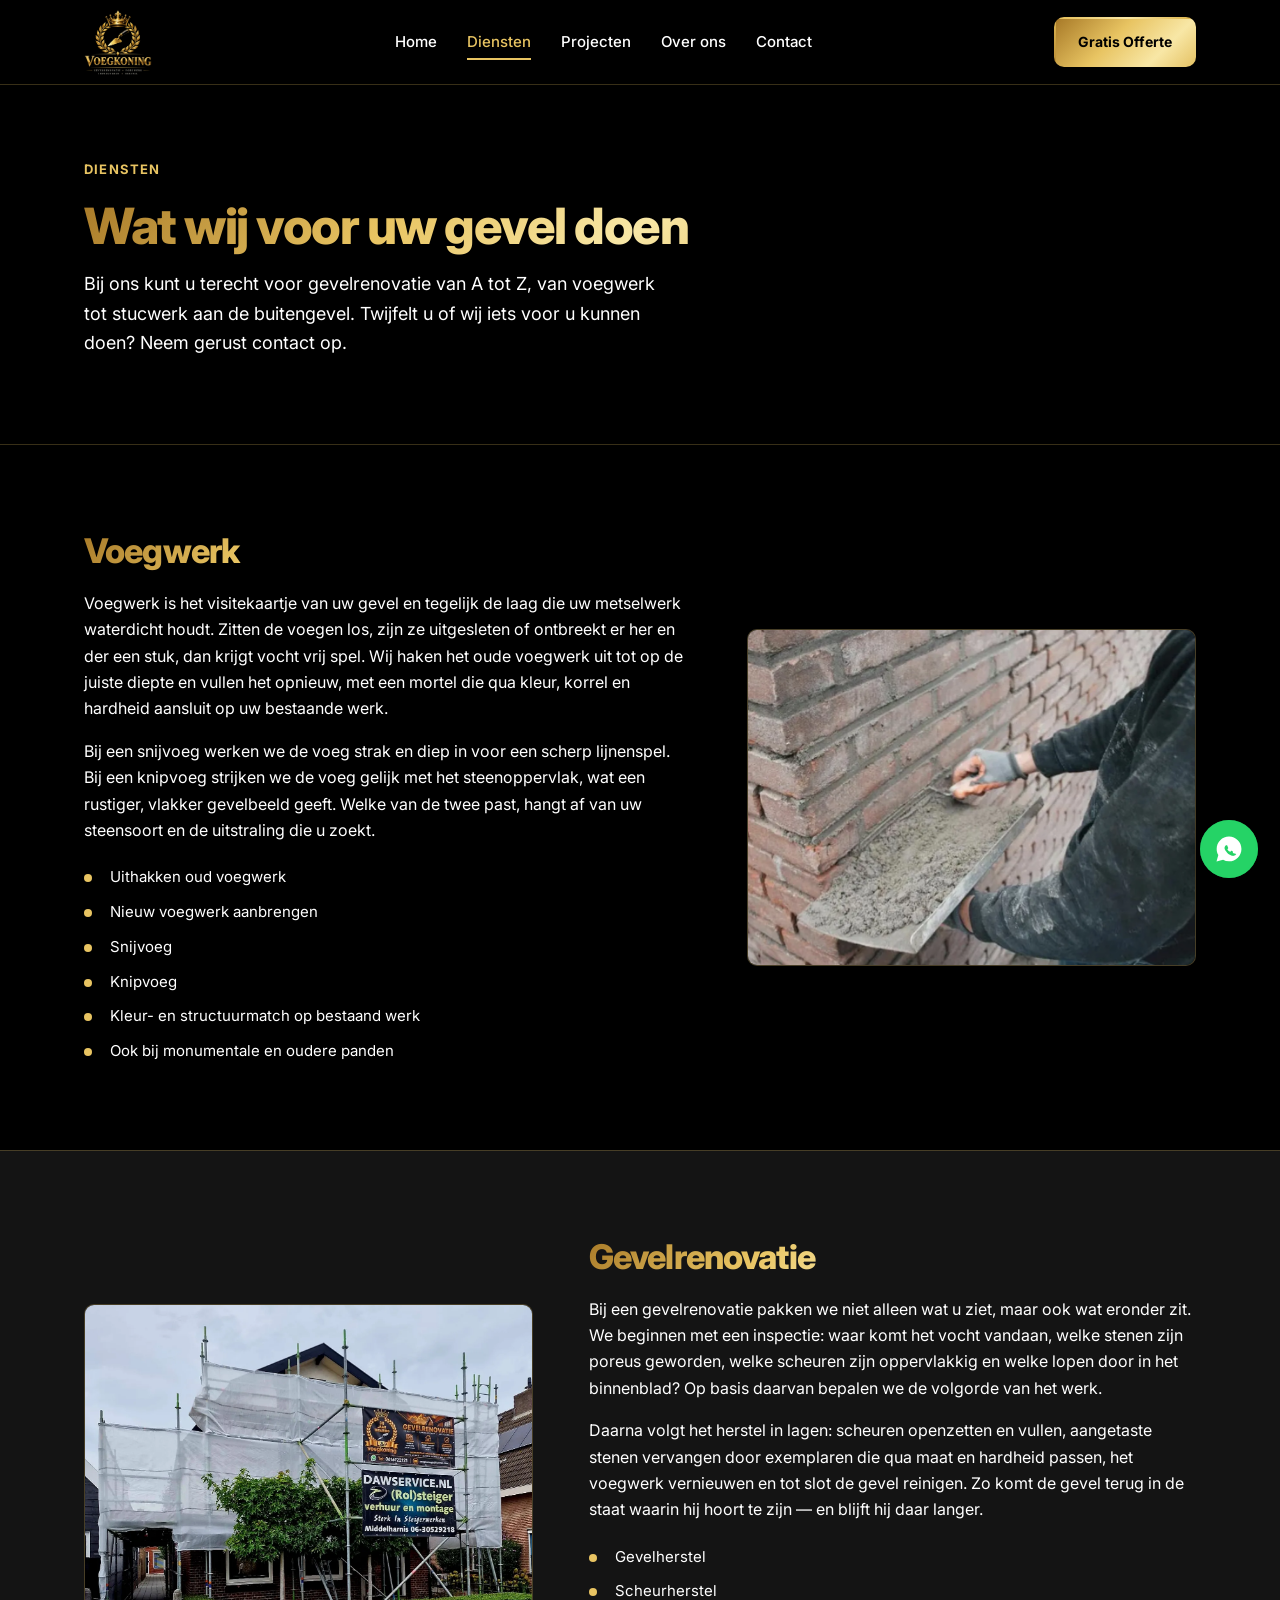
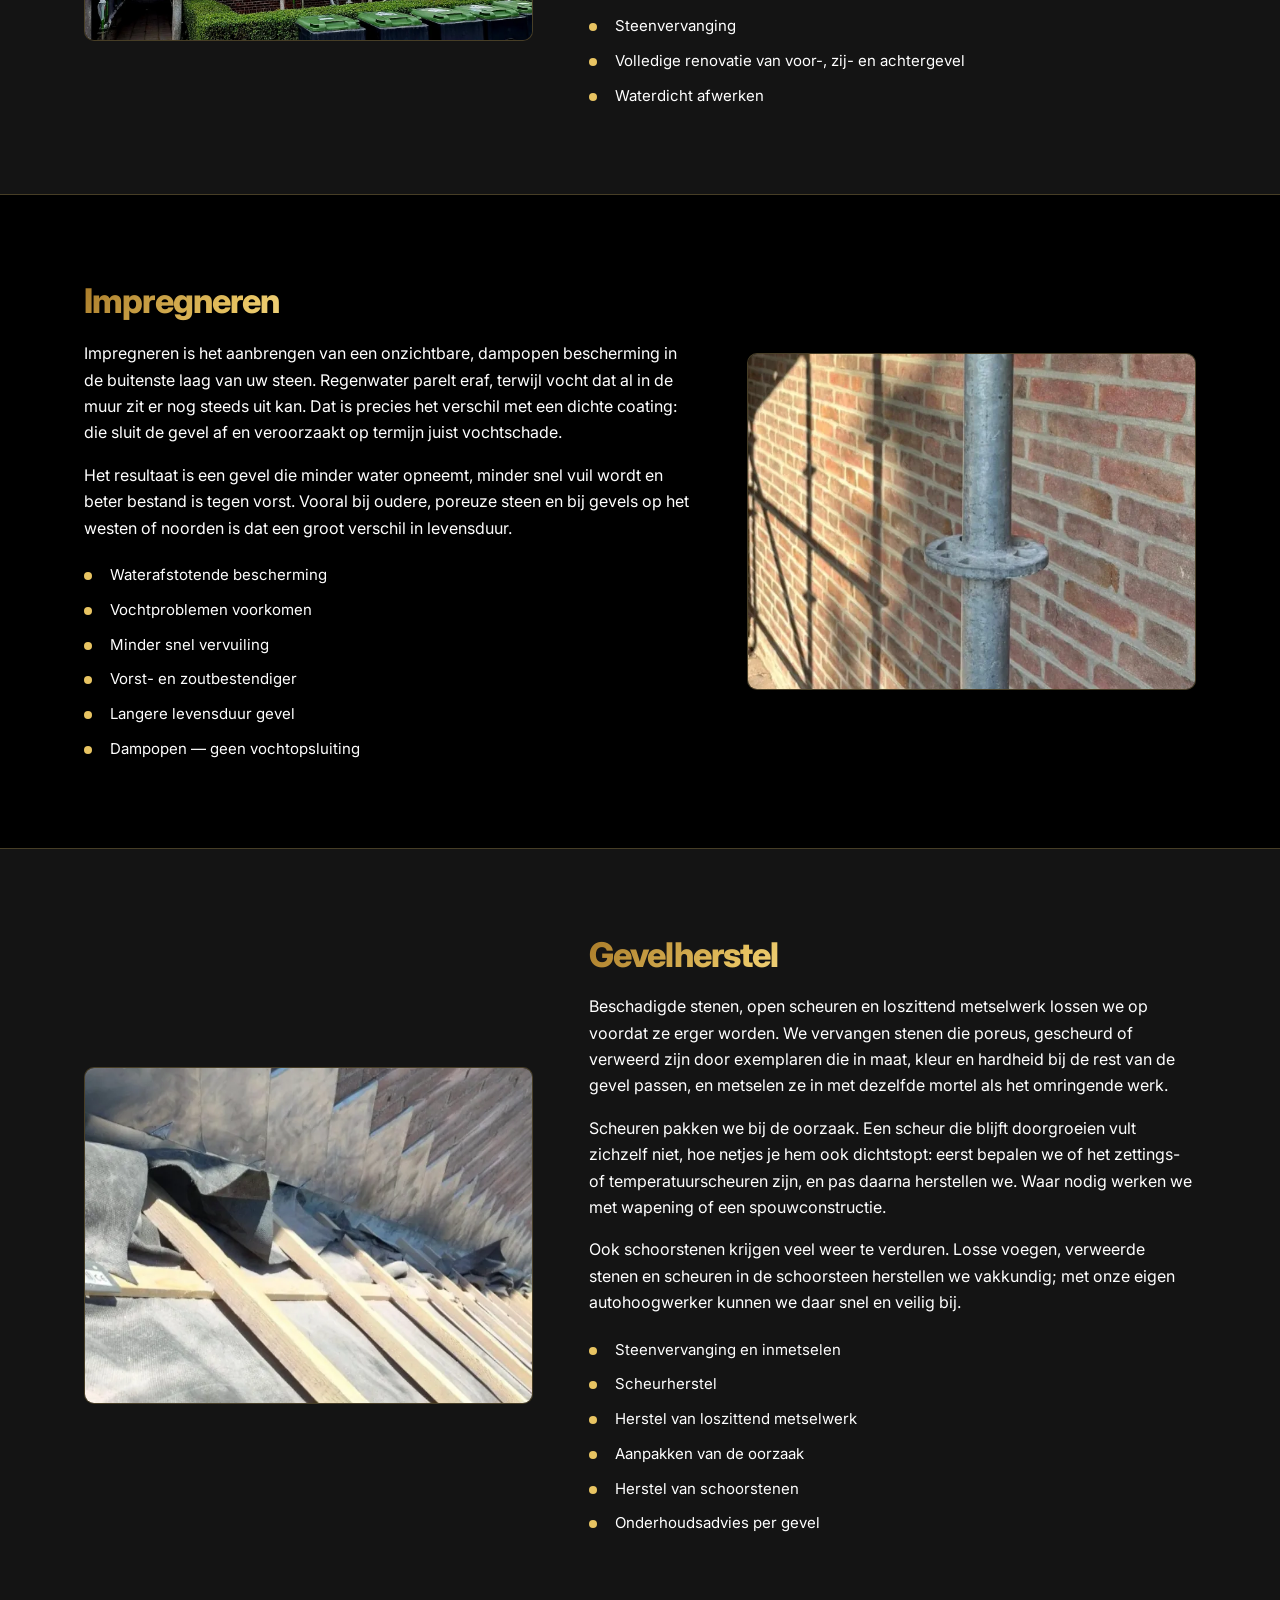
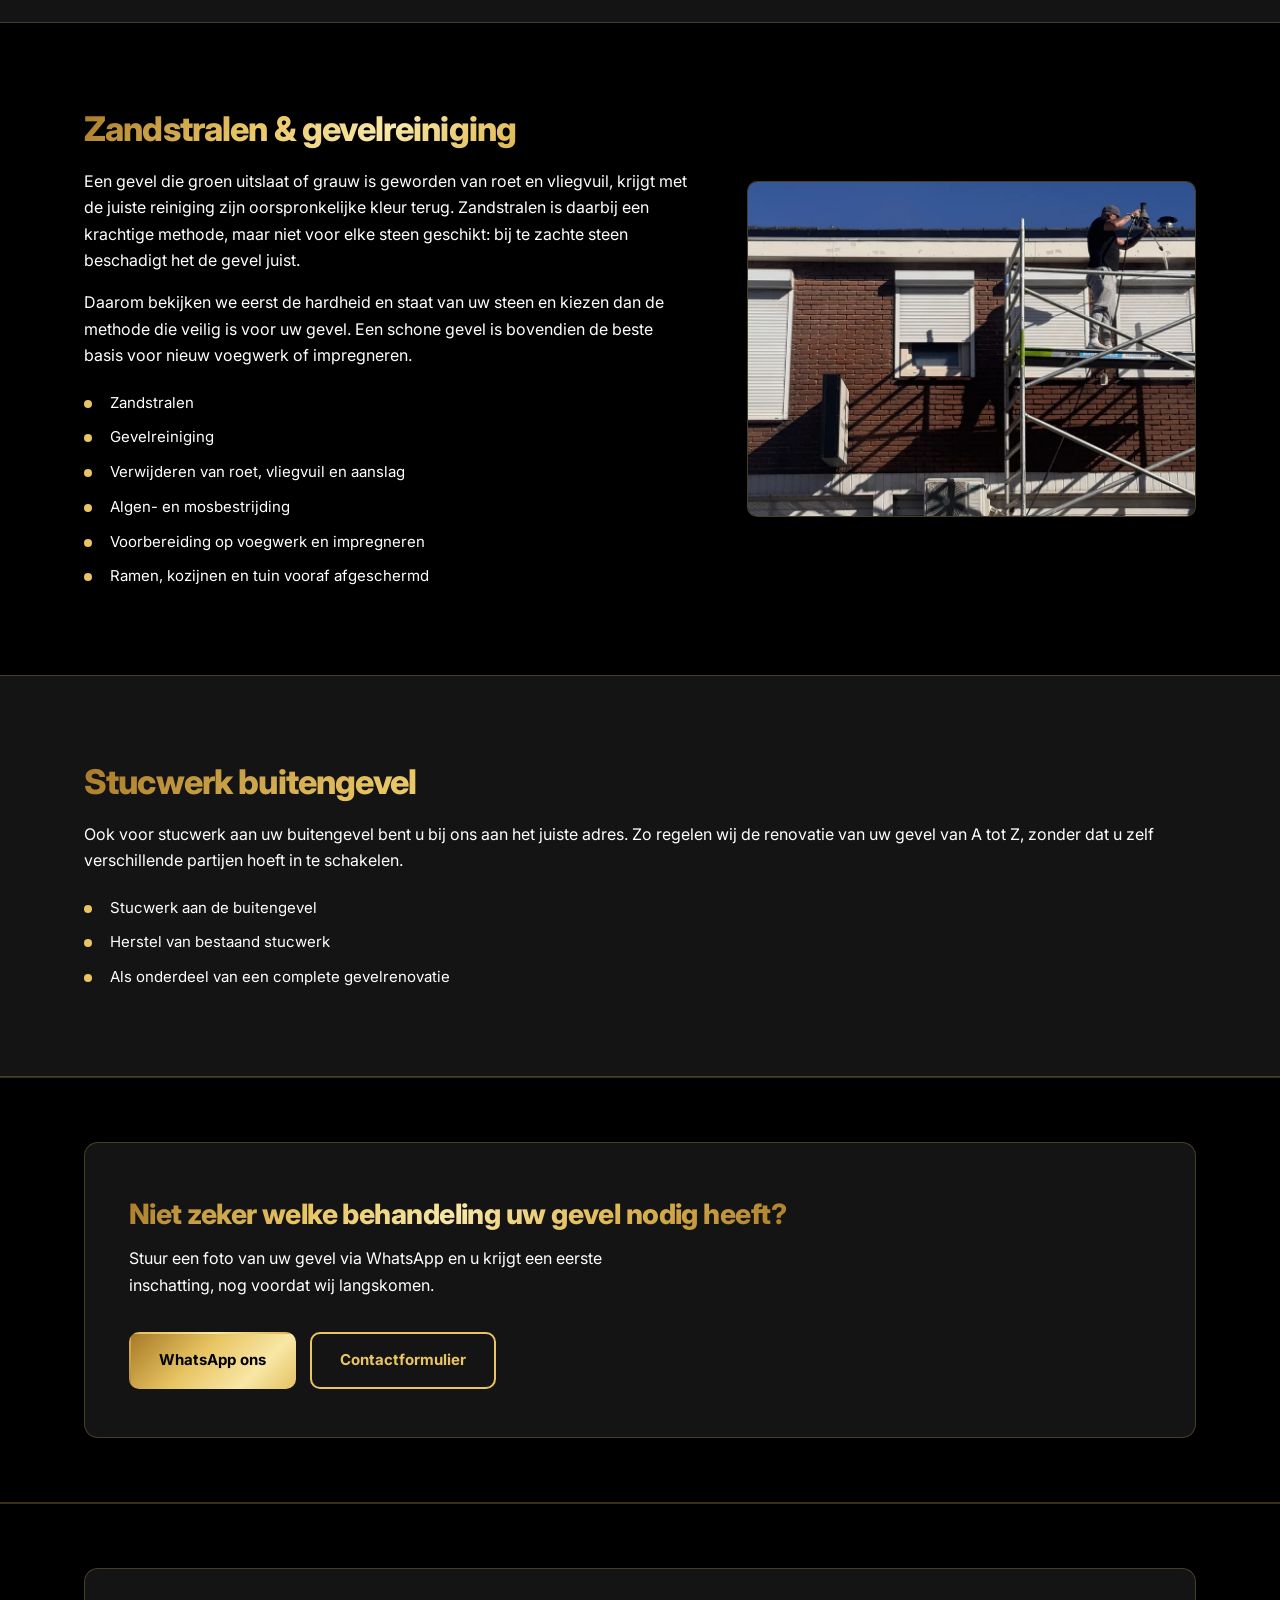
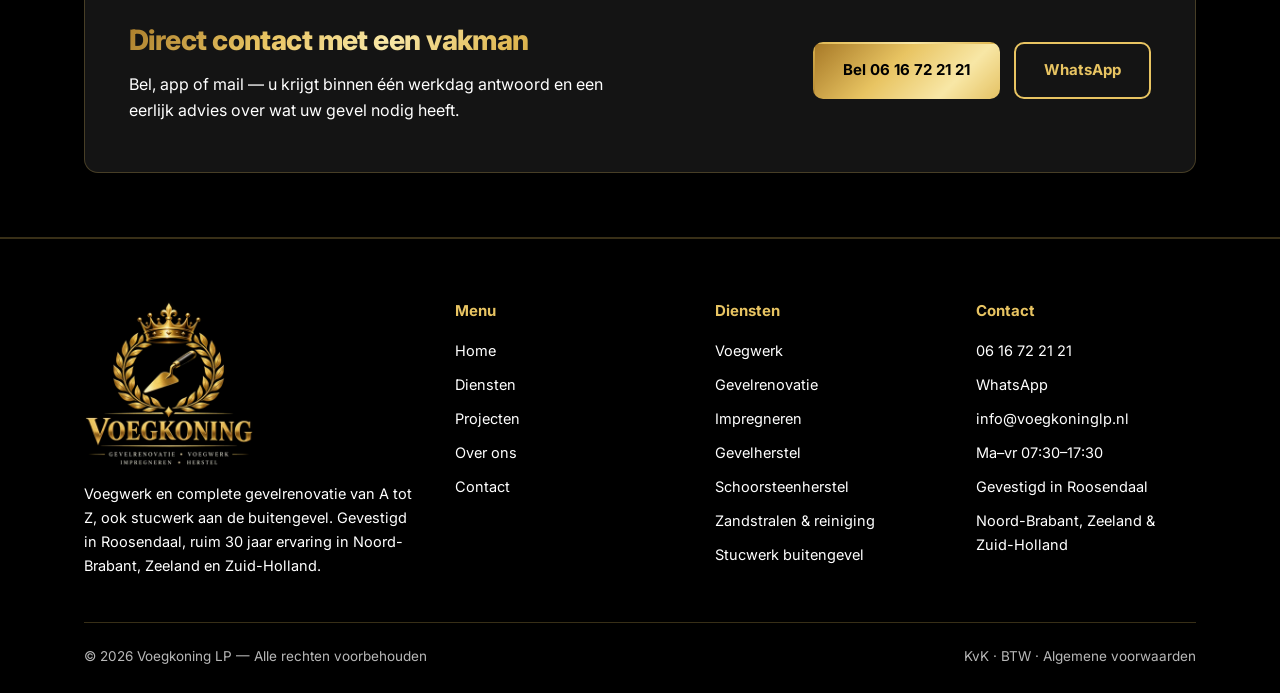
<file: diensten.html>
<!DOCTYPE html>
<html lang="nl">
<head>
<meta charset="utf-8">
<meta name="viewport" content="width=device-width, initial-scale=1">
<title>Diensten | Voegwerk, Gevelrenovatie, Impregneren &amp; Gevelherstel</title>
<meta name="description" content="Voegwerk, gevelrenovatie, impregneren en gevelherstel in Noord-Brabant, Zeeland en Zuid-Holland. Snijvoeg, knipvoeg, zandstralen, schoorsteenherstel en steenvervanging door ervaren vakmensen.">
<meta name="robots" content="index, follow">
<meta name="author" content="Voegkoning LP">
<meta name="geo.region" content="NL-NB">
<meta name="geo.placename" content="Roosendaal">
<link rel="canonical" href="https://voegkoninglp.nl/diensten.html">
<meta property="og:type" content="website">
<meta property="og:locale" content="nl_NL">
<meta property="og:site_name" content="Voegkoning LP">
<meta property="og:title" content="Diensten | Voegwerk, Gevelrenovatie, Impregneren &amp; Gevelherstel">
<meta property="og:description" content="Voegwerk, gevelrenovatie, impregneren en gevelherstel in Noord-Brabant, Zeeland en Zuid-Holland. Snijvoeg, knipvoeg, zandstralen, schoorsteenherstel en steenvervanging door ervaren vakmensen.">
<meta property="og:url" content="https://voegkoninglp.nl/diensten.html">
<meta property="og:image" content="https://voegkoninglp.nl/img/og-image.jpg">
<meta property="og:image:width" content="1200">
<meta property="og:image:height" content="630">
<meta name="twitter:card" content="summary_large_image">
<meta name="theme-color" content="#000000">
<link rel="icon" type="image/png" sizes="32x32" href="img/favicon-32.png">
<link rel="apple-touch-icon" href="img/apple-touch-icon.png">
<link rel="preconnect" href="https://fonts.googleapis.com">
<link rel="preconnect" href="https://fonts.gstatic.com" crossorigin>
<link href="https://fonts.googleapis.com/css2?family=Inter:wght@400;500;600;700;800&display=swap" rel="stylesheet">
<link rel="stylesheet" href="css/style.css">
<script type="application/ld+json">
{
  "@context": "https://schema.org",
  "@type": "BreadcrumbList",
  "itemListElement": [
    {
      "@type": "ListItem",
      "position": 1,
      "name": "Home",
      "item": "https://voegkoninglp.nl/"
    },
    {
      "@type": "ListItem",
      "position": 2,
      "name": "Diensten",
      "item": "https://voegkoninglp.nl/diensten.html"
    }
  ]
}
</script>
</head>
<body>

<header>
  <div class="wrap nav">
    <a href="index.html" class="logo" aria-label="Voegkoning L&amp;P – naar de homepage"><img src="img/logo.webp" width="360" height="354" alt="Voegkoning L&amp;P"></a>
    <nav class="nav-links" id="desktop-nav"><a href="index.html">Home</a><a href="diensten.html" class="is-active" aria-current="page">Diensten</a><a href="projecten.html">Projecten</a><a href="over-ons.html">Over ons</a><a href="contact.html">Contact</a></nav>
    <a href="contact.html" class="btn btn-primary">Gratis Offerte</a>
    <button class="burger" id="burger" aria-label="Menu" aria-expanded="false">
      <span></span><span></span><span></span>
    </button>
  </div>
  <nav class="mobile-nav" id="mobile-nav"><a href="index.html">Home</a><a href="diensten.html">Diensten</a><a href="projecten.html">Projecten</a><a href="over-ons.html">Over ons</a><a href="contact.html">Contact</a></nav>
</header>

<main>

  <section class="page-head">
    <div class="wrap">
      <span class="eyebrow">Diensten</span>
      <h1>Wat wij voor uw gevel doen</h1>
      <p class="lead">Bij ons kunt u terecht voor gevelrenovatie van A tot Z, van voegwerk tot stucwerk aan de buitengevel. Twijfelt u of wij iets voor u kunnen doen? Neem gerust contact op.</p>
    </div>
  </section>

  <section class="svc">
    <div class="wrap svc-row">
      <div class="svc-text">
        <h2 class="sec-title" id="voegwerk">Voegwerk</h2>
        <p>Voegwerk is het visitekaartje van uw gevel en tegelijk de laag die uw metselwerk waterdicht houdt. Zitten de voegen los, zijn ze uitgesleten of ontbreekt er her en der een stuk, dan krijgt vocht vrij spel. Wij haken het oude voegwerk uit tot op de juiste diepte en vullen het opnieuw, met een mortel die qua kleur, korrel en hardheid aansluit op uw bestaande werk.</p>
        <p>Bij een snijvoeg werken we de voeg strak en diep in voor een scherp lijnenspel. Bij een knipvoeg strijken we de voeg gelijk met het steenoppervlak, wat een rustiger, vlakker gevelbeeld geeft. Welke van de twee past, hangt af van uw steensoort en de uitstraling die u zoekt.</p>
        <ul class="check">
          <li>Uithakken oud voegwerk</li>
          <li>Nieuw voegwerk aanbrengen</li>
          <li>Snijvoeg</li>
          <li>Knipvoeg</li>
          <li>Kleur- en structuurmatch op bestaand werk</li>
          <li>Ook bij monumentale en oudere panden</li>
        </ul>
      </div>
      <figure class="svc-fig">
        <img src="img/voegen-in-actie.webp" width="1080" height="769" alt="Vakman brengt voegmortel aan vanaf een specieplank" loading="lazy">
      </figure>
    </div>
  </section>

  <section class="svc svc-alt">
    <div class="wrap svc-row svc-row-rev">
      <div class="svc-text">
        <h2 class="sec-title" id="gevelrenovatie">Gevelrenovatie</h2>
        <p>Bij een gevelrenovatie pakken we niet alleen wat u ziet, maar ook wat eronder zit. We beginnen met een inspectie: waar komt het vocht vandaan, welke stenen zijn poreus geworden, welke scheuren zijn oppervlakkig en welke lopen door in het binnenblad? Op basis daarvan bepalen we de volgorde van het werk.</p>
        <p>Daarna volgt het herstel in lagen: scheuren openzetten en vullen, aangetaste stenen vervangen door exemplaren die qua maat en hardheid passen, het voegwerk vernieuwen en tot slot de gevel reinigen. Zo komt de gevel terug in de staat waarin hij hoort te zijn &mdash; en blijft hij daar langer.</p>
        <ul class="check">
          <li>Gevelherstel</li>
          <li>Scheurherstel</li>
          <li>Steenvervanging</li>
          <li>Volledige renovatie van voor-, zij- en achtergevel</li>
          <li>Waterdicht afwerken</li>
        </ul>
      </div>
      <figure class="svc-fig">
        <img src="img/vrijstaande-woning-steiger.webp" width="1400" height="1163" alt="Vrijstaande woning volledig in de steiger voor gevelrenovatie" loading="lazy">
      </figure>
    </div>
  </section>

  <section class="svc">
    <div class="wrap svc-row">
      <div class="svc-text">
        <h2 class="sec-title" id="impregneren">Impregneren</h2>
        <p>Impregneren is het aanbrengen van een onzichtbare, dampopen bescherming in de buitenste laag van uw steen. Regenwater parelt eraf, terwijl vocht dat al in de muur zit er nog steeds uit kan. Dat is precies het verschil met een dichte coating: die sluit de gevel af en veroorzaakt op termijn juist vochtschade.</p>
        <p>Het resultaat is een gevel die minder water opneemt, minder snel vuil wordt en beter bestand is tegen vorst. Vooral bij oudere, poreuze steen en bij gevels op het westen of noorden is dat een groot verschil in levensduur.</p>
        <ul class="check">
          <li>Waterafstotende bescherming</li>
          <li>Vochtproblemen voorkomen</li>
          <li>Minder snel vervuiling</li>
          <li>Vorst- en zoutbestendiger</li>
          <li>Langere levensduur gevel</li>
          <li>Dampopen &mdash; geen vochtopsluiting</li>
        </ul>
      </div>
      <figure class="svc-fig">
        <img src="img/gevel-detail.webp" width="1080" height="570" alt="Strak gevoegde bakstenen gevel naast een steigerbuis" loading="lazy">
      </figure>
    </div>
  </section>

  <section class="svc svc-alt">
    <div class="wrap svc-row svc-row-rev">
      <div class="svc-text">
        <h2 class="sec-title" id="gevelherstel">Gevelherstel</h2>
        <p>Beschadigde stenen, open scheuren en loszittend metselwerk lossen we op voordat ze erger worden. We vervangen stenen die poreus, gescheurd of verweerd zijn door exemplaren die in maat, kleur en hardheid bij de rest van de gevel passen, en metselen ze in met dezelfde mortel als het omringende werk.</p>
        <p>Scheuren pakken we bij de oorzaak. Een scheur die blijft doorgroeien vult zichzelf niet, hoe netjes je hem ook dichtstopt: eerst bepalen we of het zettings- of temperatuurscheuren zijn, en pas daarna herstellen we. Waar nodig werken we met wapening of een spouwconstructie.</p>
        <p>Ook schoorstenen krijgen veel weer te verduren. Losse voegen, verweerde stenen en scheuren in de schoorsteen herstellen we vakkundig; met onze eigen autohoogwerker kunnen we daar snel en veilig bij.</p>
        <ul class="check">
          <li>Steenvervanging en inmetselen</li>
          <li>Scheurherstel</li>
          <li>Herstel van loszittend metselwerk</li>
          <li>Aanpakken van de oorzaak</li>
          <li>Herstel van schoorstenen</li>
          <li>Onderhoudsadvies per gevel</li>
        </ul>
      </div>
      <figure class="svc-fig">
        <img src="img/lood-zinkwerk.webp" width="1080" height="580" alt="Nieuw lood- en zinkwerk aangebracht bij gevelherstel" loading="lazy">
      </figure>
    </div>
  </section>

  <section class="svc">
    <div class="wrap svc-row">
      <div class="svc-text">
        <h2 class="sec-title" id="reiniging">Zandstralen &amp; gevelreiniging</h2>
        <p>Een gevel die groen uitslaat of grauw is geworden van roet en vliegvuil, krijgt met de juiste reiniging zijn oorspronkelijke kleur terug. Zandstralen is daarbij een krachtige methode, maar niet voor elke steen geschikt: bij te zachte steen beschadigt het de gevel juist.</p>
        <p>Daarom bekijken we eerst de hardheid en staat van uw steen en kiezen dan de methode die veilig is voor uw gevel. Een schone gevel is bovendien de beste basis voor nieuw voegwerk of impregneren.</p>
        <ul class="check">
          <li>Zandstralen</li>
          <li>Gevelreiniging</li>
          <li>Verwijderen van roet, vliegvuil en aanslag</li>
          <li>Algen- en mosbestrijding</li>
          <li>Voorbereiding op voegwerk en impregneren</li>
          <li>Ramen, kozijnen en tuin vooraf afgeschermd</li>
        </ul>
      </div>
      <figure class="svc-fig">
        <img src="img/gevelreiniging-steiger.webp" width="1400" height="688" alt="Patrick reinigt een bakstenen gevel met een hogedrukspuit vanaf een rolsteiger" loading="lazy">
      </figure>
    </div>
  </section>

  <section class="svc svc-alt">
    <div class="wrap">
      <div class="svc-text">
        <h2 class="sec-title" id="stucwerk">Stucwerk buitengevel</h2>
        <p>Ook voor stucwerk aan uw buitengevel bent u bij ons aan het juiste adres. Zo regelen wij de renovatie van uw gevel van A tot Z, zonder dat u zelf verschillende partijen hoeft in te schakelen.</p>
        <ul class="check">
          <li>Stucwerk aan de buitengevel</li>
          <li>Herstel van bestaand stucwerk</li>
          <li>Als onderdeel van een complete gevelrenovatie</li>
        </ul>
      </div>
    </div>
  </section>

  <section class="cta">
    <div class="wrap">
      <div class="cta-inner">
        <div>
          <h2>Niet zeker welke behandeling uw gevel nodig heeft?</h2>
          <p>Stuur een foto van uw gevel via WhatsApp en u krijgt een eerste inschatting, nog voordat wij langskomen.</p>
        </div>
        <div class="cta-actions">
          <a href="https://wa.me/31616722121" target="_blank" rel="noopener" class="btn btn-primary">WhatsApp ons</a>
          <a href="contact.html" class="btn btn-ghost">Contactformulier</a>
        </div>
      </div>
    </div>
  </section>

  <section class="cta">
    <div class="wrap">
      <div class="cta-inner">
        <div>
          <h2>Direct contact met een vakman</h2>
          <p>Bel, app of mail &mdash; u krijgt binnen &eacute;&eacute;n werkdag antwoord en een eerlijk advies over wat uw gevel nodig heeft.</p>
        </div>
        <div class="cta-actions">
          <a href="tel:+31616722121" class="btn btn-primary">Bel 06 16 72 21 21</a>
          <a href="https://wa.me/31616722121" target="_blank" rel="noopener" class="btn btn-ghost">WhatsApp</a>
        </div>
      </div>
    </div>
  </section>
</main>

<footer>
  <div class="wrap">
    <div class="foot-grid">
      <div>
        <img class="foot-logo" src="img/logo.webp" width="360" height="354" alt="Voegkoning LP – gevelrenovatie, voegwerk, impregneren, herstel" loading="lazy">
        <p>Voegwerk en complete gevelrenovatie van A tot Z, ook stucwerk aan de buitengevel. Gevestigd in Roosendaal, ruim 30 jaar ervaring in Noord-Brabant, Zeeland en Zuid-Holland.</p>
      </div>
      <div>
        <h4>Menu</h4>
        <ul><li><a href="index.html">Home</a></li><li><a href="diensten.html">Diensten</a></li><li><a href="projecten.html">Projecten</a></li><li><a href="over-ons.html">Over ons</a></li><li><a href="contact.html">Contact</a></li></ul>
      </div>
      <div>
        <h4>Diensten</h4>
        <ul>
          <li><a href="diensten.html#voegwerk">Voegwerk</a></li>
          <li><a href="diensten.html#gevelrenovatie">Gevelrenovatie</a></li>
          <li><a href="diensten.html#impregneren">Impregneren</a></li>
          <li><a href="diensten.html#gevelherstel">Gevelherstel</a></li>
          <li><a href="diensten.html#gevelherstel">Schoorsteenherstel</a></li>
          <li><a href="diensten.html#reiniging">Zandstralen &amp; reiniging</a></li>
          <li><a href="diensten.html#stucwerk">Stucwerk buitengevel</a></li>
        </ul>
      </div>
      <div>
        <h4>Contact</h4>
        <ul>
          <li><a href="tel:+31616722121">06 16 72 21 21</a></li>
          <li><a href="https://wa.me/31616722121" target="_blank" rel="noopener">WhatsApp</a></li>
          <li><a href="mailto:info@voegkoninglp.nl">info@voegkoninglp.nl</a></li>
          <li>Ma&ndash;vr 07:30&ndash;17:30</li>
          <li>Gevestigd in Roosendaal</li>
          <li>Noord-Brabant, Zeeland &amp; Zuid-Holland</li>
        </ul>
      </div>
    </div>
    <div class="foot-bottom">
      <span>&copy; <span id="jaar">2026</span> Voegkoning LP &mdash; Alle rechten voorbehouden</span>
      <span>KvK &middot; BTW &middot; Algemene voorwaarden</span>
    </div>
  </div>
</footer>

<a class="wa-float" href="https://wa.me/31616722121" target="_blank" rel="noopener" aria-label="Contact via WhatsApp">
  <svg viewBox="0 0 24 24" fill="currentColor" aria-hidden="true"><path d="M12.04 2C6.58 2 2.13 6.45 2.13 11.91c0 1.75.46 3.45 1.32 4.95L2 22l5.25-1.38a9.9 9.9 0 004.79 1.22h.01c5.46 0 9.91-4.45 9.91-9.91S17.5 2 12.04 2zm5.8 14.09c-.24.68-1.42 1.31-1.96 1.36-.54.05-1.02.24-2.86-.6-2.22-1.02-3.6-3.32-3.71-3.47-.11-.16-.88-1.18-.88-2.25s.57-1.6.77-1.82c.2-.22.43-.27.58-.27l.42.01c.13 0 .31-.05.48.37.18.43.61 1.5.66 1.61.05.11.09.24.01.39-.08.16-.15.25-.29.39l-.22.26c-.07.08-.15.17-.06.33.08.16.37.62.79 1.01.55.49 1.01.65 1.16.73.15.08.24.07.33-.04.09-.11.38-.44.48-.6.1-.15.2-.13.34-.08.14.05.89.42 1.04.5.15.07.25.11.29.18.04.07.04.4-.2 1.09z"/></svg>
</a>

<script src="js/main.js" defer></script>

</body>
</html>
</file>
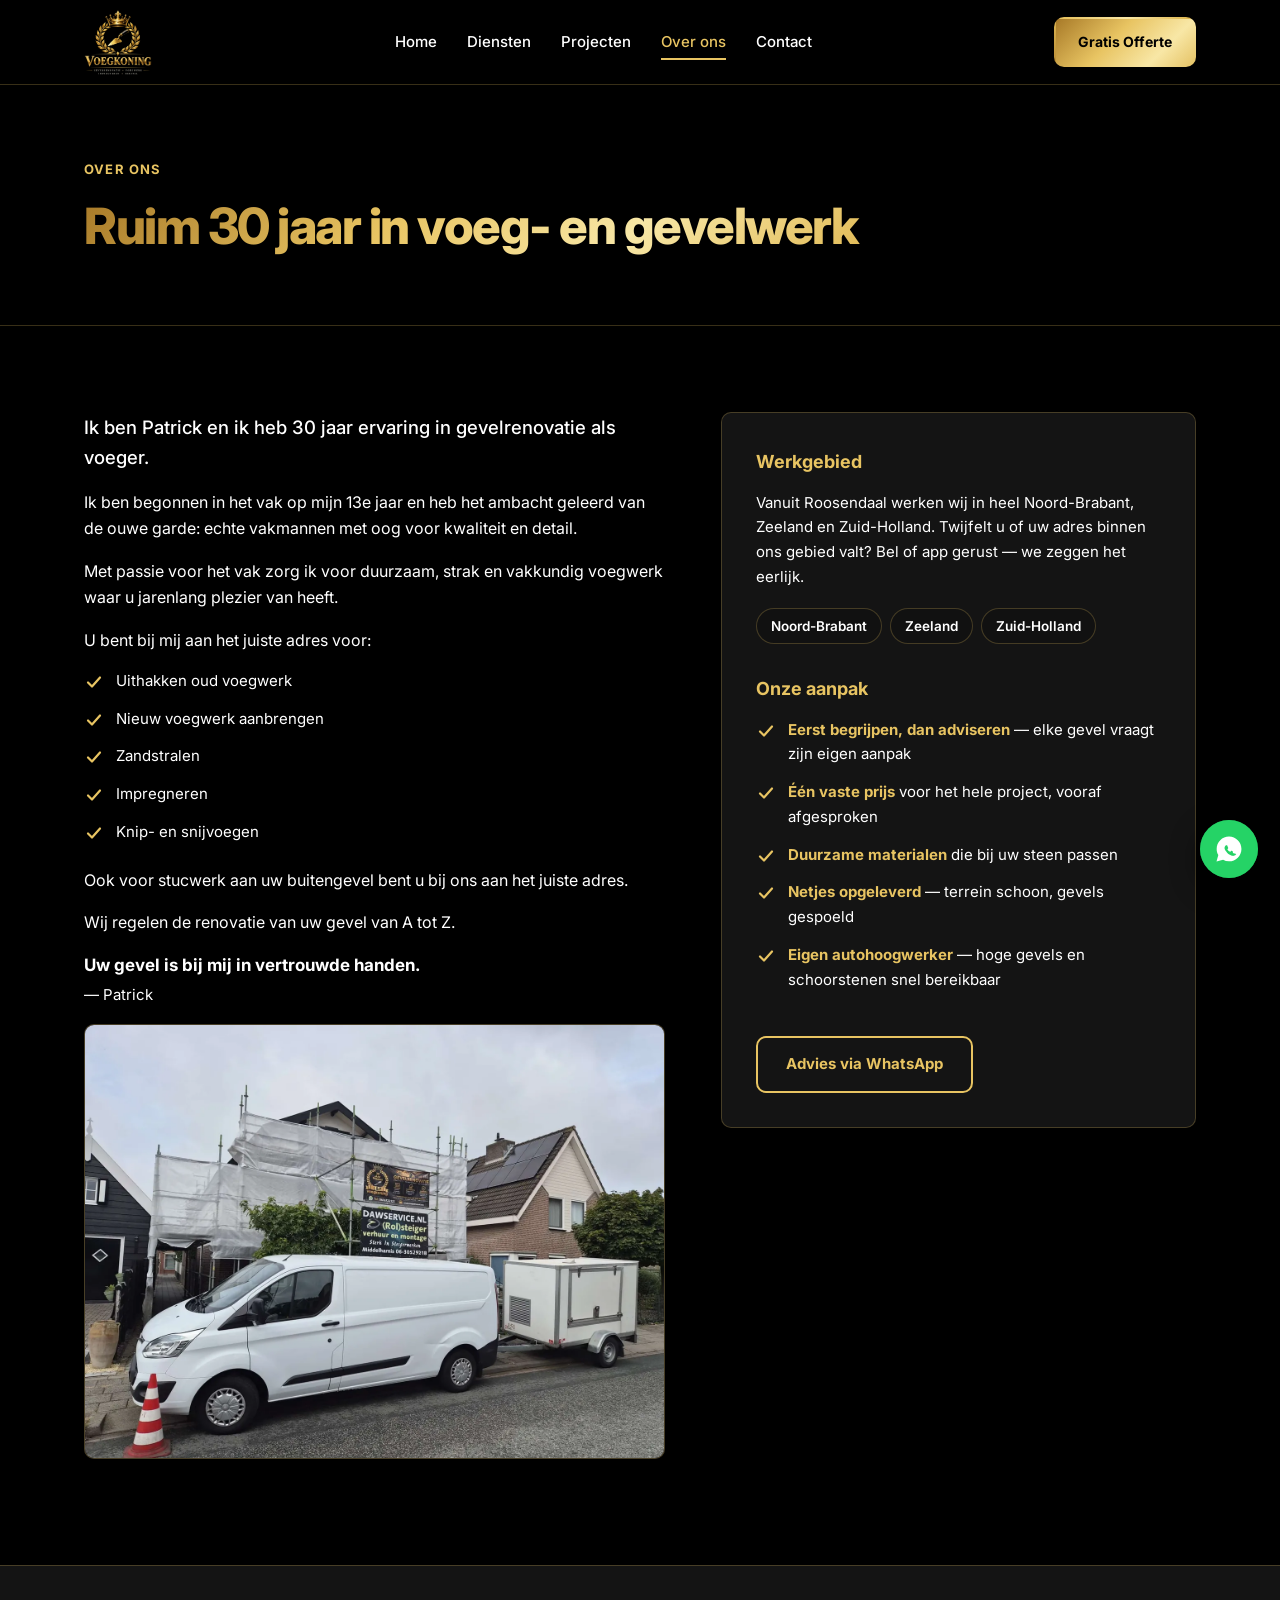
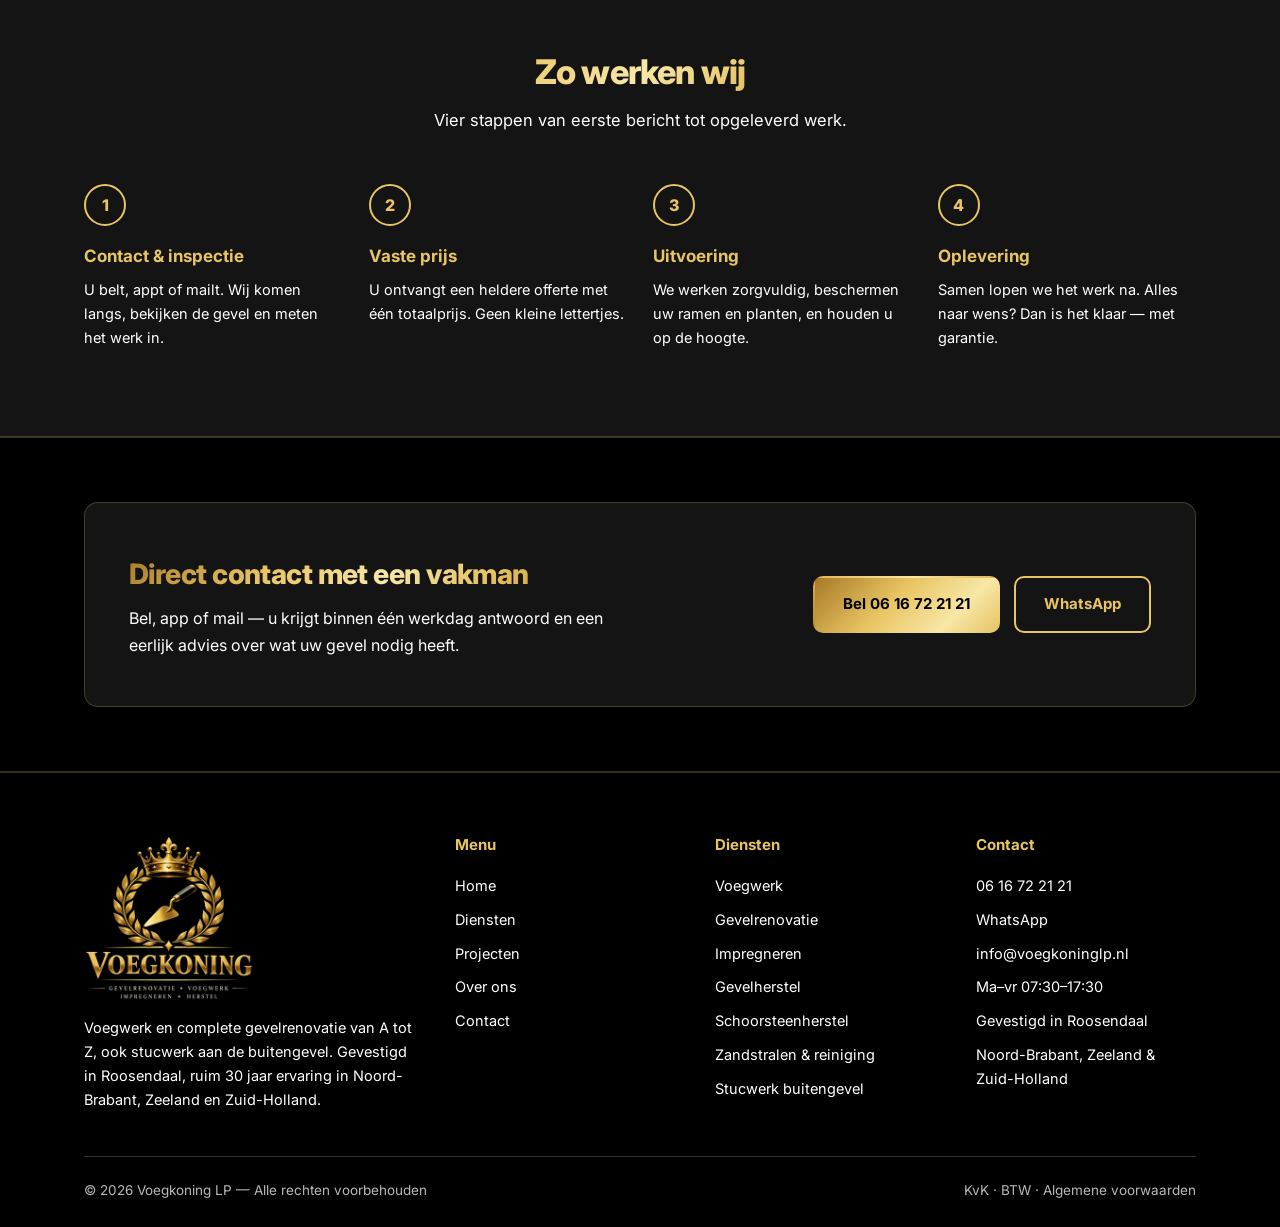
<file: over-ons.html>
<!DOCTYPE html>
<html lang="nl">
<head>
<meta charset="utf-8">
<meta name="viewport" content="width=device-width, initial-scale=1">
<title>Over ons | Ruim 30 jaar ervaring in voeg- en gevelwerk</title>
<meta name="description" content="Voegkoning LP is gespecialiseerd in gevelonderhoud en renovatiewerkzaamheden. Met ruim 30 jaar ervaring helpen wij particuliere en zakelijke klanten in Noord-Brabant, Zeeland en Zuid-Holland.">
<meta name="robots" content="index, follow">
<meta name="author" content="Voegkoning LP">
<meta name="geo.region" content="NL-NB">
<meta name="geo.placename" content="Roosendaal">
<link rel="canonical" href="https://voegkoninglp.nl/over-ons.html">
<meta property="og:type" content="website">
<meta property="og:locale" content="nl_NL">
<meta property="og:site_name" content="Voegkoning LP">
<meta property="og:title" content="Over ons | Ruim 30 jaar ervaring in voeg- en gevelwerk">
<meta property="og:description" content="Voegkoning LP is gespecialiseerd in gevelonderhoud en renovatiewerkzaamheden. Met ruim 30 jaar ervaring helpen wij particuliere en zakelijke klanten in Noord-Brabant, Zeeland en Zuid-Holland.">
<meta property="og:url" content="https://voegkoninglp.nl/over-ons.html">
<meta property="og:image" content="https://voegkoninglp.nl/img/og-image.jpg">
<meta property="og:image:width" content="1200">
<meta property="og:image:height" content="630">
<meta name="twitter:card" content="summary_large_image">
<meta name="theme-color" content="#000000">
<link rel="icon" type="image/png" sizes="32x32" href="img/favicon-32.png">
<link rel="apple-touch-icon" href="img/apple-touch-icon.png">
<link rel="preconnect" href="https://fonts.googleapis.com">
<link rel="preconnect" href="https://fonts.gstatic.com" crossorigin>
<link href="https://fonts.googleapis.com/css2?family=Inter:wght@400;500;600;700;800&display=swap" rel="stylesheet">
<link rel="stylesheet" href="css/style.css">
<script type="application/ld+json">
{
  "@context": "https://schema.org",
  "@type": "BreadcrumbList",
  "itemListElement": [
    {
      "@type": "ListItem",
      "position": 1,
      "name": "Home",
      "item": "https://voegkoninglp.nl/"
    },
    {
      "@type": "ListItem",
      "position": 2,
      "name": "Over ons",
      "item": "https://voegkoninglp.nl/over-ons.html"
    }
  ]
}
</script>
</head>
<body>

<header>
  <div class="wrap nav">
    <a href="index.html" class="logo" aria-label="Voegkoning L&amp;P – naar de homepage"><img src="img/logo.webp" width="360" height="354" alt="Voegkoning L&amp;P"></a>
    <nav class="nav-links" id="desktop-nav"><a href="index.html">Home</a><a href="diensten.html">Diensten</a><a href="projecten.html">Projecten</a><a href="over-ons.html" class="is-active" aria-current="page">Over ons</a><a href="contact.html">Contact</a></nav>
    <a href="contact.html" class="btn btn-primary">Gratis Offerte</a>
    <button class="burger" id="burger" aria-label="Menu" aria-expanded="false">
      <span></span><span></span><span></span>
    </button>
  </div>
  <nav class="mobile-nav" id="mobile-nav"><a href="index.html">Home</a><a href="diensten.html">Diensten</a><a href="projecten.html">Projecten</a><a href="over-ons.html">Over ons</a><a href="contact.html">Contact</a></nav>
</header>

<main>

  <section class="page-head">
    <div class="wrap">
      <span class="eyebrow">Over ons</span>
      <h1>Ruim 30 jaar in voeg- en gevelwerk</h1>
    </div>
  </section>

  <section class="about">
    <div class="wrap about-grid">
      <div>
        <p class="intro">Ik ben Patrick en ik heb 30 jaar ervaring in gevelrenovatie als voeger.</p>
        <p>Ik ben begonnen in het vak op mijn 13e jaar en heb het ambacht geleerd van de ouwe garde: echte vakmannen met oog voor kwaliteit en detail.</p>
        <p>Met passie voor het vak zorg ik voor duurzaam, strak en vakkundig voegwerk waar u jarenlang plezier van heeft.</p>
        <p>U bent bij mij aan het juiste adres voor:</p>
        <ul class="facts">
          <li><svg width="20" height="20" viewBox="0 0 20 20" fill="none" aria-hidden="true"><path d="M4 10.5l4 4 8-9" stroke="#E8C462" stroke-width="2.2" stroke-linecap="round" stroke-linejoin="round"/></svg><span>Uithakken oud voegwerk</span></li>
          <li><svg width="20" height="20" viewBox="0 0 20 20" fill="none" aria-hidden="true"><path d="M4 10.5l4 4 8-9" stroke="#E8C462" stroke-width="2.2" stroke-linecap="round" stroke-linejoin="round"/></svg><span>Nieuw voegwerk aanbrengen</span></li>
          <li><svg width="20" height="20" viewBox="0 0 20 20" fill="none" aria-hidden="true"><path d="M4 10.5l4 4 8-9" stroke="#E8C462" stroke-width="2.2" stroke-linecap="round" stroke-linejoin="round"/></svg><span>Zandstralen</span></li>
          <li><svg width="20" height="20" viewBox="0 0 20 20" fill="none" aria-hidden="true"><path d="M4 10.5l4 4 8-9" stroke="#E8C462" stroke-width="2.2" stroke-linecap="round" stroke-linejoin="round"/></svg><span>Impregneren</span></li>
          <li><svg width="20" height="20" viewBox="0 0 20 20" fill="none" aria-hidden="true"><path d="M4 10.5l4 4 8-9" stroke="#E8C462" stroke-width="2.2" stroke-linecap="round" stroke-linejoin="round"/></svg><span>Knip- en snijvoegen</span></li>
        </ul>
        <p>Ook voor stucwerk aan uw buitengevel bent u bij ons aan het juiste adres.</p>
        <p>Wij regelen de renovatie van uw gevel van A tot Z.</p>
        <p class="sign">Uw gevel is bij mij in vertrouwde handen.<br><span>&mdash; Patrick</span></p>
        <figure class="over-foto">
          <img src="img/bus-en-materieel.webp" width="1400" height="1050" alt="Bedrijfsbus met aanhanger voor een woning in de steiger" loading="lazy">
        </figure>
      </div>

      <div class="panel">
        <h3>Werkgebied</h3>
        <p>Vanuit Roosendaal werken wij in heel Noord-Brabant, Zeeland en Zuid-Holland. Twijfelt u of uw adres binnen ons gebied valt? Bel of app gerust &mdash; we zeggen het eerlijk.</p>
        <div class="regio">
          <span>Noord-Brabant</span><span>Zeeland</span><span>Zuid-Holland</span>
        </div>
        <h3 style="margin-top:30px">Onze aanpak</h3>
        <ul class="facts">
          <li><svg width="20" height="20" viewBox="0 0 20 20" fill="none" aria-hidden="true"><path d="M4 10.5l4 4 8-9" stroke="#E8C462" stroke-width="2.2" stroke-linecap="round" stroke-linejoin="round"/></svg><span><strong>Eerst begrijpen, dan adviseren</strong> &mdash; elke gevel vraagt zijn eigen aanpak</span></li>
          <li><svg width="20" height="20" viewBox="0 0 20 20" fill="none" aria-hidden="true"><path d="M4 10.5l4 4 8-9" stroke="#E8C462" stroke-width="2.2" stroke-linecap="round" stroke-linejoin="round"/></svg><span><strong>&Eacute;&eacute;n vaste prijs</strong> voor het hele project, vooraf afgesproken</span></li>
          <li><svg width="20" height="20" viewBox="0 0 20 20" fill="none" aria-hidden="true"><path d="M4 10.5l4 4 8-9" stroke="#E8C462" stroke-width="2.2" stroke-linecap="round" stroke-linejoin="round"/></svg><span><strong>Duurzame materialen</strong> die bij uw steen passen</span></li>
          <li><svg width="20" height="20" viewBox="0 0 20 20" fill="none" aria-hidden="true"><path d="M4 10.5l4 4 8-9" stroke="#E8C462" stroke-width="2.2" stroke-linecap="round" stroke-linejoin="round"/></svg><span><strong>Netjes opgeleverd</strong> &mdash; terrein schoon, gevels gespoeld</span></li>
          <li><svg width="20" height="20" viewBox="0 0 20 20" fill="none" aria-hidden="true"><path d="M4 10.5l4 4 8-9" stroke="#E8C462" stroke-width="2.2" stroke-linecap="round" stroke-linejoin="round"/></svg><span><strong>Eigen autohoogwerker</strong> &mdash; hoge gevels en schoorstenen snel bereikbaar</span></li>
        </ul>
        <a href="https://wa.me/31616722121" target="_blank" rel="noopener" class="btn btn-outline" style="margin-top:22px">Advies via WhatsApp</a>
      </div>
    </div>
  </section>

  <section class="steps">
    <div class="wrap">
      <div class="sec-head center">
        <h2 class="sec-title">Zo werken wij</h2>
        <p>Vier stappen van eerste bericht tot opgeleverd werk.</p>
      </div>
      <div class="step-grid">
        <div class="step"><div class="n">1</div><h3>Contact &amp; inspectie</h3><p>U belt, appt of mailt. Wij komen langs, bekijken de gevel en meten het werk in.</p></div>
        <div class="step"><div class="n">2</div><h3>Vaste prijs</h3><p>U ontvangt een heldere offerte met &eacute;&eacute;n totaalprijs. Geen kleine lettertjes.</p></div>
        <div class="step"><div class="n">3</div><h3>Uitvoering</h3><p>We werken zorgvuldig, beschermen uw ramen en planten, en houden u op de hoogte.</p></div>
        <div class="step"><div class="n">4</div><h3>Oplevering</h3><p>Samen lopen we het werk na. Alles naar wens? Dan is het klaar &mdash; met garantie.</p></div>
      </div>
    </div>
  </section>

  <section class="cta">
    <div class="wrap">
      <div class="cta-inner">
        <div>
          <h2>Direct contact met een vakman</h2>
          <p>Bel, app of mail &mdash; u krijgt binnen &eacute;&eacute;n werkdag antwoord en een eerlijk advies over wat uw gevel nodig heeft.</p>
        </div>
        <div class="cta-actions">
          <a href="tel:+31616722121" class="btn btn-primary">Bel 06 16 72 21 21</a>
          <a href="https://wa.me/31616722121" target="_blank" rel="noopener" class="btn btn-ghost">WhatsApp</a>
        </div>
      </div>
    </div>
  </section>
</main>

<footer>
  <div class="wrap">
    <div class="foot-grid">
      <div>
        <img class="foot-logo" src="img/logo.webp" width="360" height="354" alt="Voegkoning LP – gevelrenovatie, voegwerk, impregneren, herstel" loading="lazy">
        <p>Voegwerk en complete gevelrenovatie van A tot Z, ook stucwerk aan de buitengevel. Gevestigd in Roosendaal, ruim 30 jaar ervaring in Noord-Brabant, Zeeland en Zuid-Holland.</p>
      </div>
      <div>
        <h4>Menu</h4>
        <ul><li><a href="index.html">Home</a></li><li><a href="diensten.html">Diensten</a></li><li><a href="projecten.html">Projecten</a></li><li><a href="over-ons.html">Over ons</a></li><li><a href="contact.html">Contact</a></li></ul>
      </div>
      <div>
        <h4>Diensten</h4>
        <ul>
          <li><a href="diensten.html#voegwerk">Voegwerk</a></li>
          <li><a href="diensten.html#gevelrenovatie">Gevelrenovatie</a></li>
          <li><a href="diensten.html#impregneren">Impregneren</a></li>
          <li><a href="diensten.html#gevelherstel">Gevelherstel</a></li>
          <li><a href="diensten.html#gevelherstel">Schoorsteenherstel</a></li>
          <li><a href="diensten.html#reiniging">Zandstralen &amp; reiniging</a></li>
          <li><a href="diensten.html#stucwerk">Stucwerk buitengevel</a></li>
        </ul>
      </div>
      <div>
        <h4>Contact</h4>
        <ul>
          <li><a href="tel:+31616722121">06 16 72 21 21</a></li>
          <li><a href="https://wa.me/31616722121" target="_blank" rel="noopener">WhatsApp</a></li>
          <li><a href="mailto:info@voegkoninglp.nl">info@voegkoninglp.nl</a></li>
          <li>Ma&ndash;vr 07:30&ndash;17:30</li>
          <li>Gevestigd in Roosendaal</li>
          <li>Noord-Brabant, Zeeland &amp; Zuid-Holland</li>
        </ul>
      </div>
    </div>
    <div class="foot-bottom">
      <span>&copy; <span id="jaar">2026</span> Voegkoning LP &mdash; Alle rechten voorbehouden</span>
      <span>KvK &middot; BTW &middot; Algemene voorwaarden</span>
    </div>
  </div>
</footer>

<a class="wa-float" href="https://wa.me/31616722121" target="_blank" rel="noopener" aria-label="Contact via WhatsApp">
  <svg viewBox="0 0 24 24" fill="currentColor" aria-hidden="true"><path d="M12.04 2C6.58 2 2.13 6.45 2.13 11.91c0 1.75.46 3.45 1.32 4.95L2 22l5.25-1.38a9.9 9.9 0 004.79 1.22h.01c5.46 0 9.91-4.45 9.91-9.91S17.5 2 12.04 2zm5.8 14.09c-.24.68-1.42 1.31-1.96 1.36-.54.05-1.02.24-2.86-.6-2.22-1.02-3.6-3.32-3.71-3.47-.11-.16-.88-1.18-.88-2.25s.57-1.6.77-1.82c.2-.22.43-.27.58-.27l.42.01c.13 0 .31-.05.48.37.18.43.61 1.5.66 1.61.05.11.09.24.01.39-.08.16-.15.25-.29.39l-.22.26c-.07.08-.15.17-.06.33.08.16.37.62.79 1.01.55.49 1.01.65 1.16.73.15.08.24.07.33-.04.09-.11.38-.44.48-.6.1-.15.2-.13.34-.08.14.05.89.42 1.04.5.15.07.25.11.29.18.04.07.04.4-.2 1.09z"/></svg>
</a>

<script src="js/main.js" defer></script>

</body>
</html>
</file>
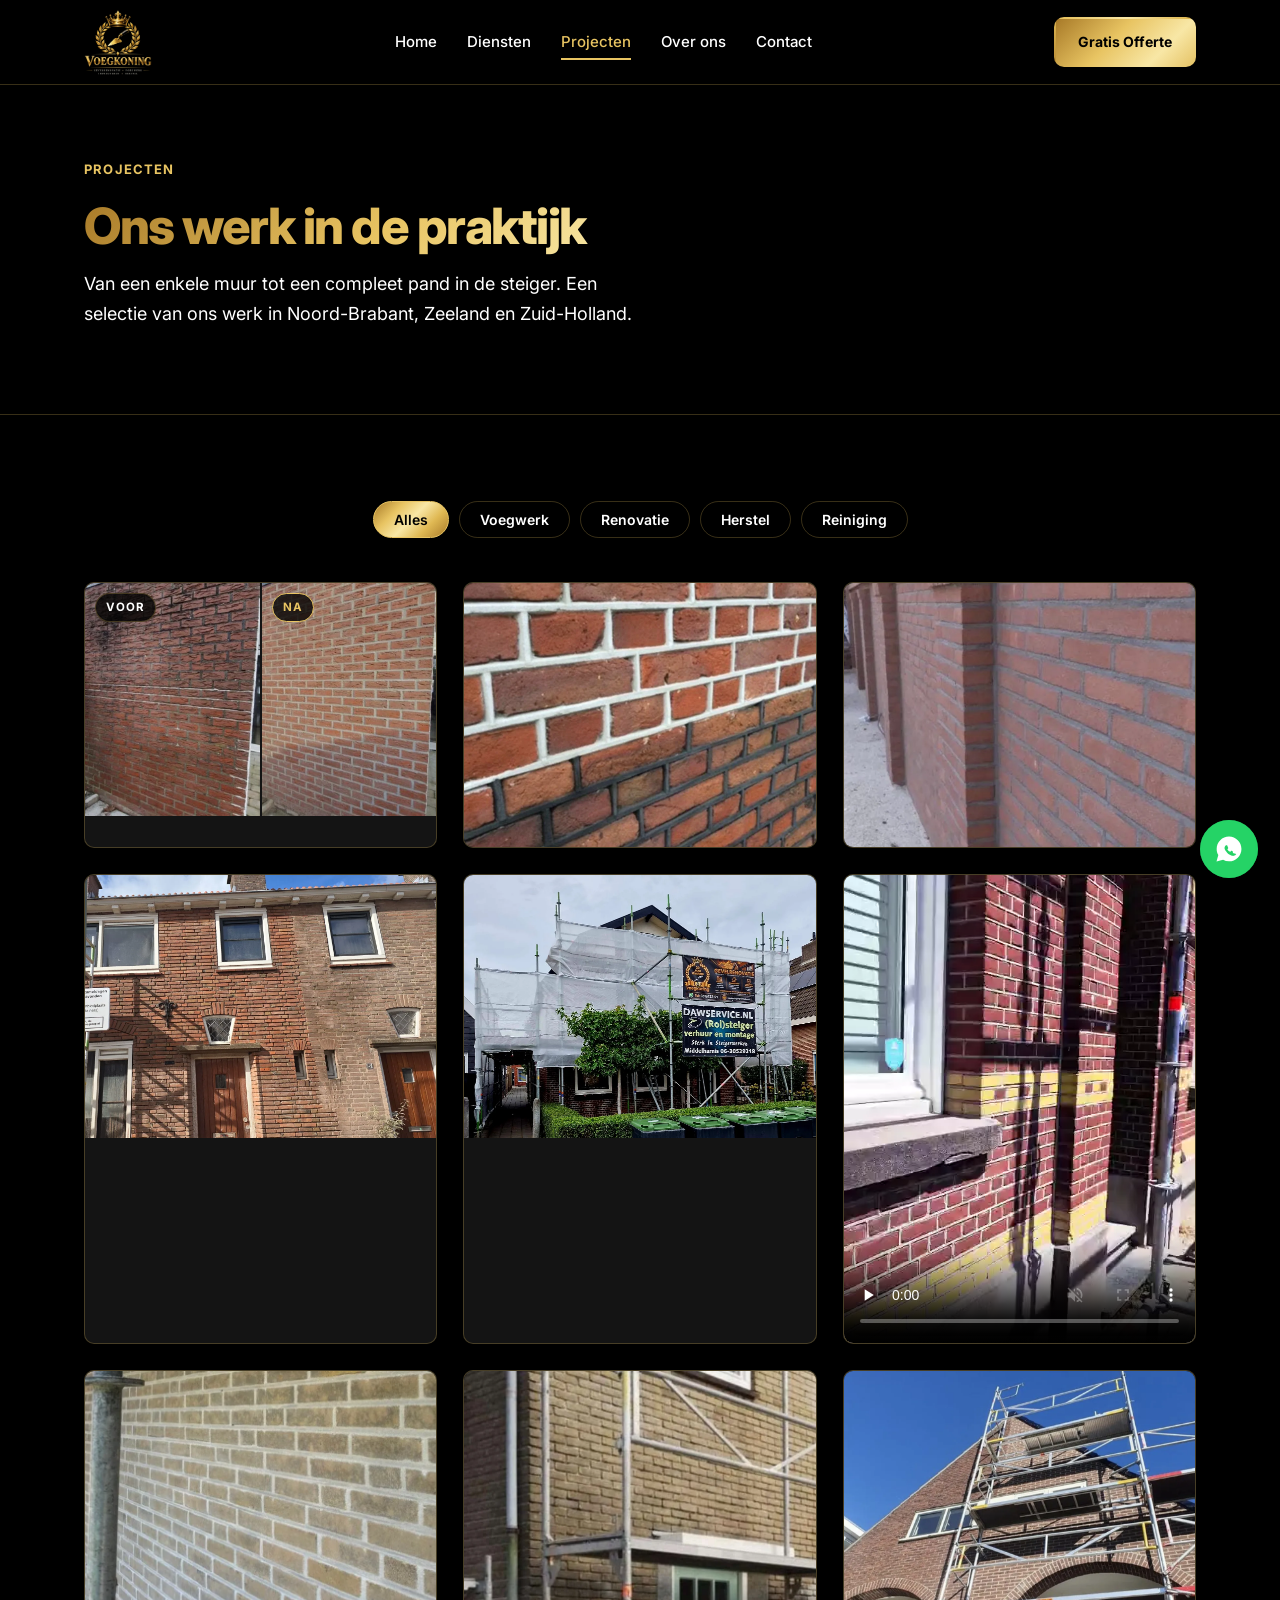
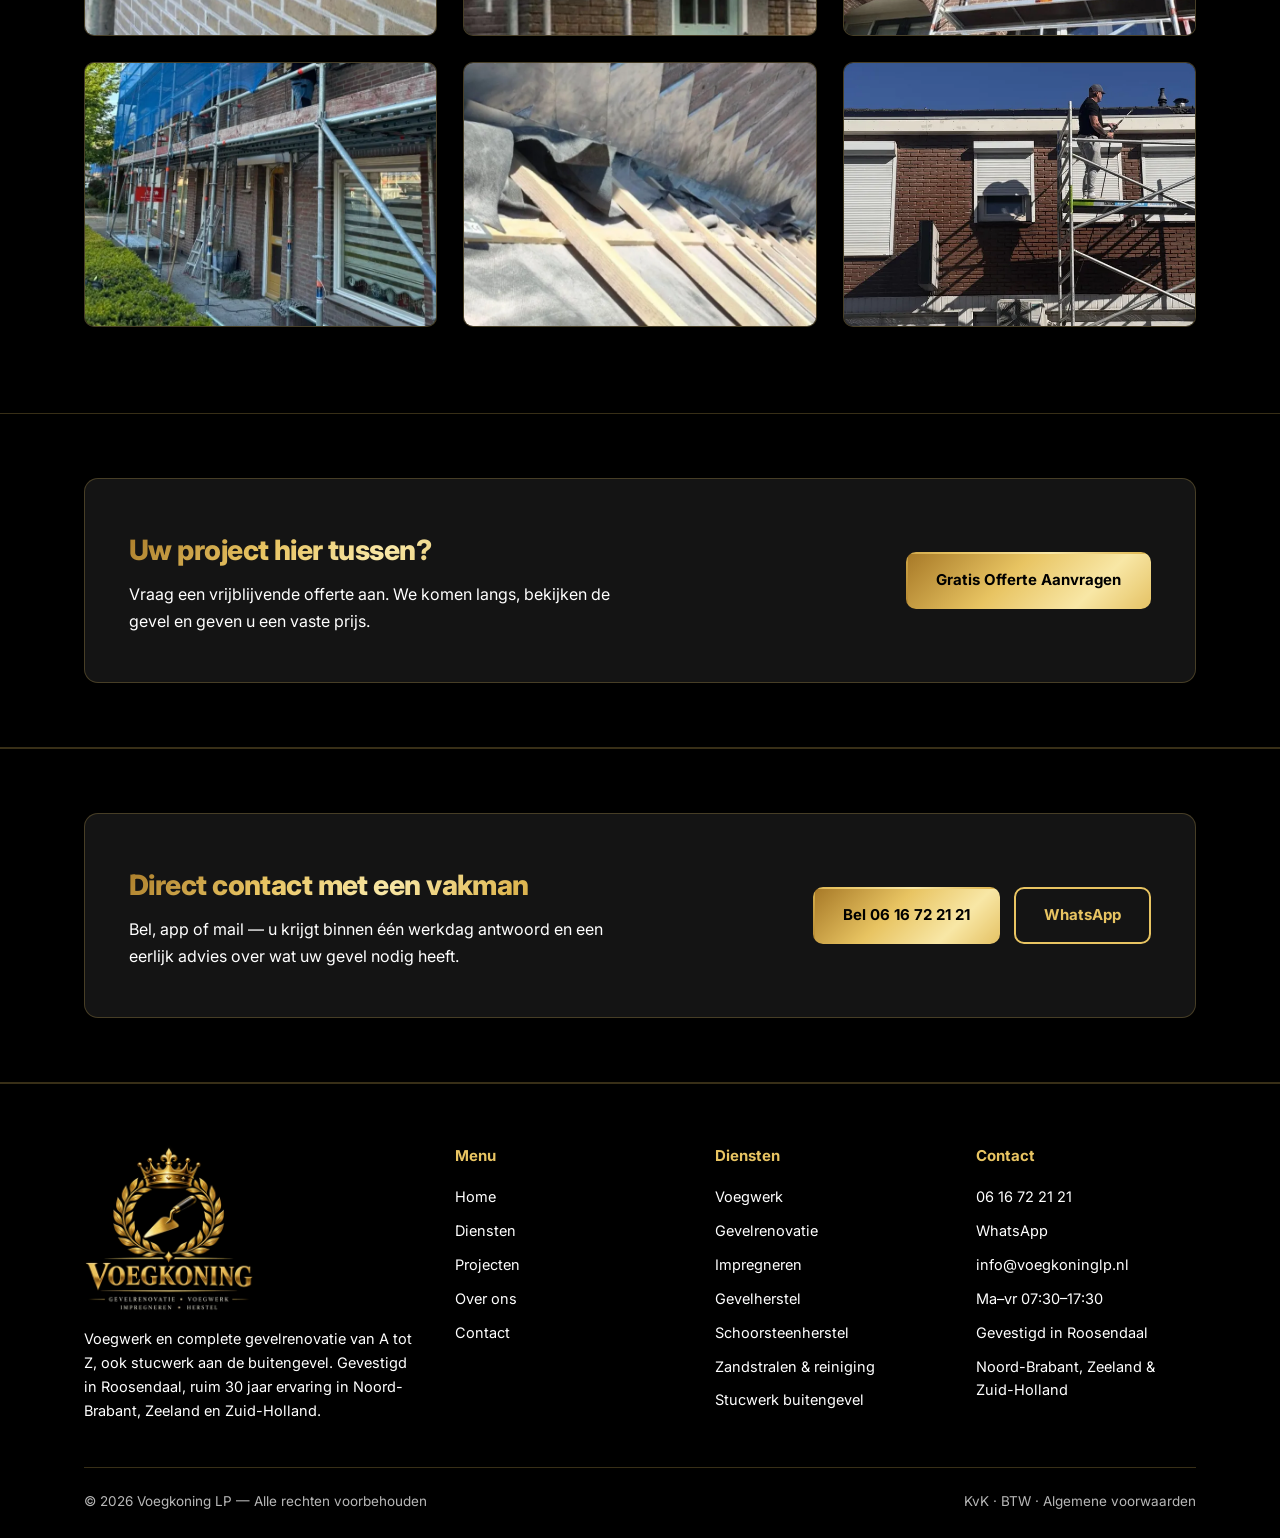
<file: projecten.html>
<!DOCTYPE html>
<html lang="nl">
<head>
<meta charset="utf-8">
<meta name="viewport" content="width=device-width, initial-scale=1">
<title>Projecten | Voor- en nafoto&#x27;s van gerenoveerde gevels</title>
<meta name="description" content="Bekijk projecten van Voegkoning LP: voegwerk, gevelrenovatie, impregneren en gevelherstel in Noord-Brabant, Zeeland en Zuid-Holland, met voor- en nafoto&#x27;s.">
<meta name="robots" content="index, follow">
<meta name="author" content="Voegkoning LP">
<meta name="geo.region" content="NL-NB">
<meta name="geo.placename" content="Roosendaal">
<link rel="canonical" href="https://voegkoninglp.nl/projecten.html">
<meta property="og:type" content="website">
<meta property="og:locale" content="nl_NL">
<meta property="og:site_name" content="Voegkoning LP">
<meta property="og:title" content="Projecten | Voor- en nafoto&#x27;s van gerenoveerde gevels">
<meta property="og:description" content="Bekijk projecten van Voegkoning LP: voegwerk, gevelrenovatie, impregneren en gevelherstel in Noord-Brabant, Zeeland en Zuid-Holland, met voor- en nafoto&#x27;s.">
<meta property="og:url" content="https://voegkoninglp.nl/projecten.html">
<meta property="og:image" content="https://voegkoninglp.nl/img/og-image.jpg">
<meta property="og:image:width" content="1200">
<meta property="og:image:height" content="630">
<meta name="twitter:card" content="summary_large_image">
<meta name="theme-color" content="#000000">
<link rel="icon" type="image/png" sizes="32x32" href="img/favicon-32.png">
<link rel="apple-touch-icon" href="img/apple-touch-icon.png">
<link rel="preconnect" href="https://fonts.googleapis.com">
<link rel="preconnect" href="https://fonts.gstatic.com" crossorigin>
<link href="https://fonts.googleapis.com/css2?family=Inter:wght@400;500;600;700;800&display=swap" rel="stylesheet">
<link rel="stylesheet" href="css/style.css">
<script type="application/ld+json">
{
  "@context": "https://schema.org",
  "@type": "BreadcrumbList",
  "itemListElement": [
    {
      "@type": "ListItem",
      "position": 1,
      "name": "Home",
      "item": "https://voegkoninglp.nl/"
    },
    {
      "@type": "ListItem",
      "position": 2,
      "name": "Projecten",
      "item": "https://voegkoninglp.nl/projecten.html"
    }
  ]
}
</script>
</head>
<body>

<header>
  <div class="wrap nav">
    <a href="index.html" class="logo" aria-label="Voegkoning L&amp;P – naar de homepage"><img src="img/logo.webp" width="360" height="354" alt="Voegkoning L&amp;P"></a>
    <nav class="nav-links" id="desktop-nav"><a href="index.html">Home</a><a href="diensten.html">Diensten</a><a href="projecten.html" class="is-active" aria-current="page">Projecten</a><a href="over-ons.html">Over ons</a><a href="contact.html">Contact</a></nav>
    <a href="contact.html" class="btn btn-primary">Gratis Offerte</a>
    <button class="burger" id="burger" aria-label="Menu" aria-expanded="false">
      <span></span><span></span><span></span>
    </button>
  </div>
  <nav class="mobile-nav" id="mobile-nav"><a href="index.html">Home</a><a href="diensten.html">Diensten</a><a href="projecten.html">Projecten</a><a href="over-ons.html">Over ons</a><a href="contact.html">Contact</a></nav>
</header>

<main>

  <section class="page-head">
    <div class="wrap">
      <span class="eyebrow">Projecten</span>
      <h1>Ons werk in de praktijk</h1>
      <p class="lead">Van een enkele muur tot een compleet pand in de steiger. Een selectie van ons werk in Noord-Brabant, Zeeland en Zuid-Holland.</p>
    </div>
  </section>

  <section class="projects">
    <div class="wrap">
      <div class="filter" id="filter">
        <button class="filter-btn is-active" data-filter="alles">Alles</button>
        <button class="filter-btn" data-filter="voegwerk">Voegwerk</button>
        <button class="filter-btn" data-filter="renovatie">Renovatie</button>
        <button class="filter-btn" data-filter="herstel">Herstel</button>
        <button class="filter-btn" data-filter="reiniging">Reiniging</button>
      </div>
      <div class="proj-grid proj-grid-full" id="proj-grid">
  <article class="proj" data-tag="voegwerk">
    <div class="ba ba-large">
      <div class="ba-grid">
        <div class="ba-cell">
          <img src="img/muur-voor.webp" width="504" height="978" alt="Voor: muur met vervuild, uitgesleten voegwerk" loading="lazy">
          <span class="ba-tag">Voor</span>
        </div>
        <div class="ba-cell">
          <img src="img/muur-na.webp" width="503" height="978" alt="Na: dezelfde muur opnieuw gevoegd" loading="lazy">
          <span class="ba-tag ba-tag-na">Na</span>
        </div>
      </div>
    </div>
  </article>
  <article class="proj" data-tag="voegwerk">
    <figure class="proj-media">
      <img src="img/voegwerk-rood-wit.webp" width="1080" height="1056" alt="Rood metselwerk met strak aangebrachte lichte voeg" loading="lazy">
    </figure>
  </article>
  <article class="proj" data-tag="voegwerk">
    <figure class="proj-media">
      <img src="img/tuinmuur-pilasters.webp" width="1080" height="984" alt="Gevoegde tuinmuur met gemetselde pilasters" loading="lazy">
    </figure>
  </article>
  <article class="proj" data-tag="voegwerk">
    <figure class="proj-media">
      <img src="img/rijwoning-voegen-uitgehakt.webp" width="1324" height="1026" alt="Rijwoning waarvan het oude voegwerk is uitgehakt" loading="lazy">
    </figure>
  </article>
  <article class="proj" data-tag="renovatie">
    <figure class="proj-media">
      <img src="img/vrijstaande-woning-steiger.webp" width="1400" height="1163" alt="Vrijstaande woning volledig in de steiger" loading="lazy">
    </figure>
  </article>
  <article class="proj" data-tag="renovatie">
    <figure class="proj-media">
      <video src="img/monumentaal-pand.mp4" poster="img/monumentaal-pand-poster.webp" width="432" height="768" controls muted playsinline preload="none" aria-label="Video: rondgang langs een gerenoveerde monumentale gevel"></video>
    </figure>
  </article>
  <article class="proj" data-tag="renovatie">
    <figure class="proj-media">
      <img src="img/gele-gevel-steiger.webp" width="1080" height="535" alt="Lichte bakstenen gevel opnieuw gevoegd, gezien vanaf de steiger" loading="lazy">
    </figure>
  </article>
  <article class="proj" data-tag="renovatie">
    <figure class="proj-media">
      <img src="img/gele-woning.webp" width="900" height="1000" alt="Woning met gele bakstenen gevel in de steiger" loading="lazy">
    </figure>
  </article>
  <article class="proj" data-tag="renovatie">
    <figure class="proj-media">
      <img src="img/woning-bogen-steiger.webp" width="1080" height="1350" alt="Woning met gemetselde bogen en een rolsteiger" loading="lazy">
    </figure>
  </article>
  <article class="proj" data-tag="renovatie">
    <figure class="proj-media">
      <img src="img/groter-project.webp" width="1080" height="600" alt="Rij panden in de steiger met blauw steigernet" loading="lazy">
    </figure>
  </article>
  <article class="proj" data-tag="herstel">
    <figure class="proj-media">
      <img src="img/lood-zinkwerk.webp" width="1080" height="580" alt="Nieuw lood- en zinkwerk bij een gevel" loading="lazy">
    </figure>
  </article>
  <article class="proj" data-tag="reiniging">
    <figure class="proj-media">
      <img src="img/gevelreiniging-overzicht.webp" width="1400" height="502" alt="Rijwoning met rolsteiger waarop de gevel met hogedruk wordt gereinigd" loading="lazy">
    </figure>
  </article>
      </div>
    </div>
    </section>

  <section class="cta">
    <div class="wrap">
      <div class="cta-inner">
        <div>
          <h2>Uw project hier tussen?</h2>
          <p>Vraag een vrijblijvende offerte aan. We komen langs, bekijken de gevel en geven u een vaste prijs.</p>
        </div>
        <div class="cta-actions">
          <a href="contact.html" class="btn btn-primary">Gratis Offerte Aanvragen</a>
        </div>
      </div>
    </div>
  </section>

  <section class="cta">
    <div class="wrap">
      <div class="cta-inner">
        <div>
          <h2>Direct contact met een vakman</h2>
          <p>Bel, app of mail &mdash; u krijgt binnen &eacute;&eacute;n werkdag antwoord en een eerlijk advies over wat uw gevel nodig heeft.</p>
        </div>
        <div class="cta-actions">
          <a href="tel:+31616722121" class="btn btn-primary">Bel 06 16 72 21 21</a>
          <a href="https://wa.me/31616722121" target="_blank" rel="noopener" class="btn btn-ghost">WhatsApp</a>
        </div>
      </div>
    </div>
  </section>
</main>

<footer>
  <div class="wrap">
    <div class="foot-grid">
      <div>
        <img class="foot-logo" src="img/logo.webp" width="360" height="354" alt="Voegkoning LP – gevelrenovatie, voegwerk, impregneren, herstel" loading="lazy">
        <p>Voegwerk en complete gevelrenovatie van A tot Z, ook stucwerk aan de buitengevel. Gevestigd in Roosendaal, ruim 30 jaar ervaring in Noord-Brabant, Zeeland en Zuid-Holland.</p>
      </div>
      <div>
        <h4>Menu</h4>
        <ul><li><a href="index.html">Home</a></li><li><a href="diensten.html">Diensten</a></li><li><a href="projecten.html">Projecten</a></li><li><a href="over-ons.html">Over ons</a></li><li><a href="contact.html">Contact</a></li></ul>
      </div>
      <div>
        <h4>Diensten</h4>
        <ul>
          <li><a href="diensten.html#voegwerk">Voegwerk</a></li>
          <li><a href="diensten.html#gevelrenovatie">Gevelrenovatie</a></li>
          <li><a href="diensten.html#impregneren">Impregneren</a></li>
          <li><a href="diensten.html#gevelherstel">Gevelherstel</a></li>
          <li><a href="diensten.html#gevelherstel">Schoorsteenherstel</a></li>
          <li><a href="diensten.html#reiniging">Zandstralen &amp; reiniging</a></li>
          <li><a href="diensten.html#stucwerk">Stucwerk buitengevel</a></li>
        </ul>
      </div>
      <div>
        <h4>Contact</h4>
        <ul>
          <li><a href="tel:+31616722121">06 16 72 21 21</a></li>
          <li><a href="https://wa.me/31616722121" target="_blank" rel="noopener">WhatsApp</a></li>
          <li><a href="mailto:info@voegkoninglp.nl">info@voegkoninglp.nl</a></li>
          <li>Ma&ndash;vr 07:30&ndash;17:30</li>
          <li>Gevestigd in Roosendaal</li>
          <li>Noord-Brabant, Zeeland &amp; Zuid-Holland</li>
        </ul>
      </div>
    </div>
    <div class="foot-bottom">
      <span>&copy; <span id="jaar">2026</span> Voegkoning LP &mdash; Alle rechten voorbehouden</span>
      <span>KvK &middot; BTW &middot; Algemene voorwaarden</span>
    </div>
  </div>
</footer>

<a class="wa-float" href="https://wa.me/31616722121" target="_blank" rel="noopener" aria-label="Contact via WhatsApp">
  <svg viewBox="0 0 24 24" fill="currentColor" aria-hidden="true"><path d="M12.04 2C6.58 2 2.13 6.45 2.13 11.91c0 1.75.46 3.45 1.32 4.95L2 22l5.25-1.38a9.9 9.9 0 004.79 1.22h.01c5.46 0 9.91-4.45 9.91-9.91S17.5 2 12.04 2zm5.8 14.09c-.24.68-1.42 1.31-1.96 1.36-.54.05-1.02.24-2.86-.6-2.22-1.02-3.6-3.32-3.71-3.47-.11-.16-.88-1.18-.88-2.25s.57-1.6.77-1.82c.2-.22.43-.27.58-.27l.42.01c.13 0 .31-.05.48.37.18.43.61 1.5.66 1.61.05.11.09.24.01.39-.08.16-.15.25-.29.39l-.22.26c-.07.08-.15.17-.06.33.08.16.37.62.79 1.01.55.49 1.01.65 1.16.73.15.08.24.07.33-.04.09-.11.38-.44.48-.6.1-.15.2-.13.34-.08.14.05.89.42 1.04.5.15.07.25.11.29.18.04.07.04.4-.2 1.09z"/></svg>
</a>

<script src="js/main.js" defer></script>

</body>
</html>
</file>
<file: css/style.css>
:root{
  --bg:#0A0A0A;
  --bg-soft:#141414;
  --bg-card:#141414;
  --line:rgba(232,196,98,.24);
  --line-soft:rgba(232,196,98,.14);
  --gold:#E8C462;
  --gold-light:#F8E7A6;
  --gold-dark:#A87A28;
  --gold-metal:linear-gradient(135deg,#A87A28 0%,#E8C462 28%,#F8E7A6 50%,#E0B954 72%,#A87A28 100%);
  --muted:#b8b8b8;
  --radius:10px;
  --wrap:1160px;
}
*{box-sizing:border-box;margin:0;padding:0}
html{scroll-behavior:smooth}
body{
  font-family:Inter,-apple-system,BlinkMacSystemFont,"Segoe UI",Roboto,Helvetica,Arial,sans-serif;
  background:var(--bg);color:#fff;line-height:1.65;
  -webkit-font-smoothing:antialiased;
}
.wrap{max-width:var(--wrap);margin:0 auto;padding:0 24px}
img,video{max-width:100%;height:auto;display:block}
a{color:inherit;text-decoration:none}
[hidden]{display:none !important}

/* ---------- Koppen in goud ---------- */
h1,.sec-title,.form-title,.cta-inner h2,.panel h3,.card h3,.step h3,
.svc-text h2,summary,.proj-body h3,footer h4{color:var(--gold)}
h1,.sec-title,.cta-inner h2,.form-title{
  background:var(--gold-metal);-webkit-background-clip:text;background-clip:text;
  -webkit-text-fill-color:transparent;
}
h1{font-size:clamp(30px,4.4vw,50px);line-height:1.13;font-weight:800;letter-spacing:-.03em;margin-bottom:20px}
.sec-title{font-size:clamp(24px,3vw,34px);font-weight:800;letter-spacing:-.025em;line-height:1.2;margin-bottom:14px}

/* ---------- Knoppen ---------- */
.btn{
  display:inline-flex;align-items:center;justify-content:center;gap:9px;
  padding:14px 28px;border-radius:var(--radius);
  font-weight:700;font-size:15px;font-family:inherit;
  border:2px solid transparent;cursor:pointer;
  transition:background .18s ease,border-color .18s ease,color .18s ease;
}
.btn-primary{background:var(--gold-metal);background-size:150% 150%;background-position:0 0;color:#000;transition:background-position .3s ease}
.btn-primary:hover{background-position:100% 100%;color:#000}
.btn-ghost,.btn-outline{border-color:var(--gold);color:var(--gold);background:transparent}
.btn-ghost:hover,.btn-outline:hover{border-color:var(--gold-light);background:rgba(232,196,98,.14);color:#fff}
.btn-wide{width:100%;border:none}

/* ---------- Header ---------- */
header{
  position:sticky;top:0;z-index:60;
  background:rgba(0,0,0,.92);backdrop-filter:blur(10px);
  border-bottom:1px solid var(--line);
}
.nav{display:flex;align-items:center;justify-content:space-between;height:84px;gap:24px}
.logo{display:inline-flex;align-items:center;flex:0 0 auto}
.logo img{width:68px;height:auto}
.foot-logo{width:170px;height:auto;margin-bottom:16px}
.nav-links{display:flex;gap:30px;font-size:15px;font-weight:500;color:#fff}
.nav-links a{position:relative;padding:4px 0;cursor:pointer}
.nav-links a:hover,.nav-links a.is-active{color:var(--gold)}
.nav-links a.is-active::after{
  content:"";position:absolute;left:0;right:0;bottom:-2px;height:2px;background:var(--gold);
}
.nav .btn{padding:11px 22px;font-size:14px}
.burger{display:none;background:none;border:1px solid var(--line);border-radius:8px;padding:9px 11px;cursor:pointer}
.burger span{display:block;width:20px;height:2px;background:var(--gold);margin:4px 0}
.mobile-nav{display:none;border-top:1px solid var(--line);padding:14px 24px 20px;background:#000}
.mobile-nav a{display:block;padding:11px 0;color:#fff;font-weight:600;border-bottom:1px solid var(--line-soft)}
.mobile-nav a:hover{color:var(--gold)}
@media(max-width:940px){
  .nav-links,.nav .btn{display:none}
  .burger{display:block}
  .mobile-nav.is-open{display:block}
}

/* ---------- Hero ---------- */
.hero{background:#000;color:#fff;border-bottom:1px solid var(--line);padding:84px 0 92px}
.hero-grid{display:grid;grid-template-columns:1.02fr .98fr;gap:60px;align-items:center}
.eyebrow{
  display:inline-block;font-size:13px;font-weight:700;letter-spacing:.09em;
  text-transform:uppercase;color:var(--gold);margin-bottom:18px;
}
.hero p.lead,.page-head p.lead{font-size:18px;color:#fff;max-width:52ch;margin-bottom:30px}
.hero-cta{display:flex;gap:14px;flex-wrap:wrap;margin-bottom:38px}
.usp{list-style:none;display:grid;gap:12px;font-size:15px;color:#fff}
.usp li{display:flex;gap:11px;align-items:flex-start}
.usp svg{flex:0 0 18px;margin-top:4px}
.usp strong{color:var(--gold)}

/* ---------- Voor/na ---------- */
.ba{margin:0}
.ba-grid{display:grid;grid-template-columns:repeat(2,minmax(0,1fr));gap:10px}
.ba-cell{position:relative;border:1px solid var(--line);border-radius:var(--radius);overflow:hidden;background:#111}
.ba-cell img{width:100%;height:100%;object-fit:cover;aspect-ratio:3/4;background:#141414}
.ba-tag{
  position:absolute;top:10px;left:10px;background:rgba(0,0,0,.78);
  border:1px solid var(--line);color:#fff;font-size:11.5px;font-weight:700;
  letter-spacing:.08em;text-transform:uppercase;padding:4px 10px;border-radius:100px;
}
.ba-tag-na{border-color:var(--gold);color:var(--gold)}
.ba figcaption{margin-top:12px;font-size:14px;color:#fff;text-align:center}
.ba-hero .ba-cell img{aspect-ratio:4/5}

/* ---------- Trust (bovenin, onder de header) ---------- */
.trust{
  background:var(--bg-soft);
  border-bottom:1px solid var(--line);
}
.trust-grid{
  display:grid;grid-template-columns:repeat(3,1fr);
  gap:1px;background:var(--line);padding:0;
}
.trust-item{
  background:var(--bg-soft);
  display:flex;align-items:center;justify-content:center;gap:11px;
  padding:16px 24px;text-align:center;
  font-size:15px;font-weight:600;color:#fff;line-height:1.4;
}
.trust-item .ti-dot{
  flex:0 0 8px;width:8px;height:8px;border-radius:50%;
  background:var(--gold);display:block;
}
.trust-item .lbl{color:#fff}
@media(max-width:820px){
  .trust-grid{grid-template-columns:1fr}
  .trust-item{justify-content:flex-start;padding:14px 24px;font-size:14.5px;text-align:left}
}

/* ---------- Secties ---------- */
section{padding:86px 0}
.sec-head{max-width:660px;margin-bottom:50px}
.sec-head.center{margin-left:auto;margin-right:auto;text-align:center}
.sec-head p{color:#fff;font-size:16.5px}
.page-head{background:#000;border-bottom:1px solid var(--line);padding:70px 0 56px}
.page-head h1{margin-bottom:14px}

/* ---------- Dienstenkaarten ---------- */
.services{background:var(--bg-soft);border-top:1px solid var(--line);border-bottom:1px solid var(--line)}
.cards{display:grid;grid-template-columns:repeat(4,1fr);gap:22px}
.card{
  background:var(--bg-card);border:1px solid var(--line);border-radius:var(--radius);
  padding:30px 26px;display:flex;flex-direction:column;
  transition:transform .18s ease,box-shadow .18s ease,border-color .18s ease;
}
.card:hover{transform:translateY(-4px);border-color:var(--gold);box-shadow:0 16px 40px rgba(232,196,98,.14)}
.card .ico{
  width:48px;height:48px;border-radius:10px;background:rgba(232,196,98,.12);
  border:1px solid var(--line);display:flex;align-items:center;justify-content:center;margin-bottom:18px;
}
.card h3{font-size:18.5px;font-weight:700;margin-bottom:10px}
.card p{font-size:15px;color:#fff}
.card ul{list-style:none;margin-top:16px;display:grid;gap:8px}
.card ul li{font-size:14.5px;color:#fff;padding-left:22px;position:relative}
.card ul li::before{content:"";position:absolute;left:0;top:9px;width:7px;height:7px;border-radius:50%;background:var(--gold)}
.lees{margin-top:auto;padding-top:18px;font-size:14.5px;font-weight:700;color:var(--gold);cursor:pointer}
.lees:hover{color:var(--gold-light)}

/* ---------- Waarom ---------- */
.why{background:#000}
.why-grid{list-style:none;display:grid;grid-template-columns:repeat(3,1fr);gap:20px}
.why-grid li{
  display:flex;gap:13px;align-items:flex-start;background:var(--bg-card);
  border:1px solid var(--line);border-radius:var(--radius);padding:24px 22px;font-size:15px;color:#fff;
}
.why-grid strong{color:var(--gold);font-weight:700}
.why-grid svg{flex:0 0 20px;margin-top:3px}
@media(max-width:940px){.why-grid{grid-template-columns:1fr 1fr}}
@media(max-width:620px){.why-grid{grid-template-columns:1fr}}

/* ---------- Projecten ---------- */
.projects-teaser{background:var(--bg-soft);border-top:1px solid var(--line);border-bottom:1px solid var(--line)}
.projects{background:#000}
.proj-grid{display:grid;grid-template-columns:repeat(3,1fr);gap:26px}
.proj{border:1px solid var(--line);border-radius:var(--radius);overflow:hidden;background:var(--bg-card)}
.proj .ba-grid{gap:2px}
.proj .ba-cell{border:none;border-radius:0}
.proj .ba-cell img{aspect-ratio:1/1}
.proj-media{margin:0}
.proj-media img,.proj-media video{width:100%;aspect-ratio:4/3;object-fit:cover;display:block;background:#141414}
.proj-media video{aspect-ratio:3/4}
.proj-body{padding:22px 22px 26px}
.proj-cat{
  display:inline-block;font-size:11.5px;font-weight:700;letter-spacing:.09em;text-transform:uppercase;
  color:var(--gold);border:1px solid var(--line);border-radius:100px;padding:3px 11px;margin-bottom:12px;
}
.proj-body h3{font-size:17.5px;font-weight:700;margin-bottom:8px}
.proj-body p{font-size:14.5px;color:#fff}
.ba-large .ba-cell img{aspect-ratio:3/4}
.center-cta{text-align:center;margin-top:42px}
@media(max-width:1000px){.proj-grid{grid-template-columns:1fr 1fr}}
@media(max-width:660px){.proj-grid{grid-template-columns:1fr}}

/* ---------- Filter ---------- */
.filter{display:flex;flex-wrap:wrap;gap:10px;justify-content:center;margin-bottom:44px}
.filter-btn{
  font-family:inherit;font-size:14px;font-weight:600;cursor:pointer;
  background:transparent;border:1px solid var(--line);color:#fff;
  padding:9px 20px;border-radius:100px;
  transition:background .16s ease,color .16s ease,border-color .16s ease;
}
.filter-btn:hover{border-color:var(--gold);color:var(--gold)}
.filter-btn.is-active{background:var(--gold-metal);border-color:var(--gold);color:#000}
.proj.is-hidden{display:none}

/* ---------- Diensten uitgebreid ---------- */
.svc{background:#000}
.svc-alt{background:var(--bg-soft);border-top:1px solid var(--line);border-bottom:1px solid var(--line)}
.svc-row{display:grid;grid-template-columns:1.15fr .85fr;gap:56px;align-items:center}
.svc-row-rev{grid-template-columns:.85fr 1.15fr}
.svc-row-rev .svc-text{order:2}
.svc-row-rev .svc-fig{order:1}
.svc-text p{color:#fff;margin-bottom:16px}
.svc-text h2{margin-bottom:18px}
.check{list-style:none;margin-top:22px;display:grid;gap:10px}
.check li{position:relative;padding-left:26px;font-size:15px;color:#fff}
.check li::before{
  content:"";position:absolute;left:0;top:9px;width:8px;height:8px;border-radius:50%;background:var(--gold);
}
.svc-fig{margin:0}
.svc-fig img{
  width:100%;aspect-ratio:4/3;object-fit:cover;
  border:1px solid var(--line);border-radius:var(--radius);background:#141414;
}
.svc-fig figcaption{margin-top:12px;font-size:14px;color:#fff;text-align:center}
@media(max-width:940px){
  .svc-row,.svc-row-rev{grid-template-columns:1fr;gap:34px}
  .svc-row-rev .svc-text{order:1}
  .svc-row-rev .svc-fig{order:2}
}

/* ---------- Over ons ---------- */
.about{background:#000}
.about-grid{display:grid;grid-template-columns:1.1fr .9fr;gap:56px;align-items:start}
.about-grid p{color:#fff;margin-bottom:16px}
.about-grid p.intro{font-size:18.5px;font-weight:500}
.panel{background:var(--bg-card);border:1px solid var(--line);border-radius:var(--radius);padding:34px}
.panel h3{font-size:18px;font-weight:700;margin-bottom:14px}
.panel p{font-size:15px;color:#fff}
.regio{display:flex;flex-wrap:wrap;gap:8px;margin-top:18px}
.werkgebied{background:#000}
.werkgebied .sec-head{margin-bottom:0}
.werkgebied .regio{justify-content:center;margin-top:22px}
.regio span{
  font-size:13.5px;font-weight:600;background:#111;border:1px solid var(--line);
  padding:6px 14px;border-radius:100px;color:#fff;
}
.facts{list-style:none;margin-top:16px;display:grid;gap:13px}
.facts li{display:flex;gap:12px;align-items:flex-start;font-size:15px;color:#fff}
.facts svg{flex:0 0 20px;margin-top:3px}
.facts strong{color:var(--gold);font-weight:700}
@media(max-width:940px){.about-grid{grid-template-columns:1fr;gap:38px}}

/* ---------- Werkwijze ---------- */
.steps{background:var(--bg-soft);border-top:1px solid var(--line);border-bottom:1px solid var(--line)}
.step-grid{display:grid;grid-template-columns:repeat(4,1fr);gap:26px}
.step .n{
  width:42px;height:42px;border-radius:50%;border:2px solid var(--gold);color:var(--gold);
  display:flex;align-items:center;justify-content:center;font-weight:800;font-size:16px;margin-bottom:16px;
}
.step h3{font-size:17px;font-weight:700;margin-bottom:8px}
.step p{font-size:14.5px;color:#fff}
@media(max-width:900px){.step-grid{grid-template-columns:1fr 1fr;gap:30px 22px}}
@media(max-width:560px){.step-grid{grid-template-columns:1fr}}

/* ---------- Contact ---------- */
.contact{background:#000}
.contact-grid{display:grid;grid-template-columns:1.1fr .9fr;gap:44px;align-items:start}
.contact-form{background:var(--bg-card);border:1px solid var(--line);border-radius:var(--radius);padding:34px}
.form-title{font-size:23px;font-weight:800;margin-bottom:6px;letter-spacing:-.02em}
.contact-form p.sub{font-size:14.5px;color:#fff;margin-bottom:22px}
.field{margin-bottom:15px}
.field label{display:block;font-size:13px;font-weight:600;color:var(--gold);margin-bottom:6px}
.field input,.field textarea{
  width:100%;padding:12px 14px;border:1px solid var(--line);border-radius:8px;
  font-family:inherit;font-size:15px;color:#fff;background:#141414;
}
.field input::placeholder,.field textarea::placeholder{color:#8f8f8f}
.field input:focus,.field textarea:focus{outline:none;border-color:var(--gold);background:#111}
.field textarea{resize:vertical;min-height:110px}
.row2{display:grid;grid-template-columns:1fr 1fr;gap:14px}
.form-note{font-size:12.5px;color:#fff;margin-top:14px;text-align:center}
.contact-side{display:grid;gap:22px}
.contact-list{list-style:none;display:grid;gap:14px;margin-bottom:22px}
.contact-list li{display:flex;flex-direction:column;gap:2px;border-bottom:1px solid var(--line-soft);padding-bottom:12px}
.cl-label{font-size:12px;font-weight:700;letter-spacing:.07em;text-transform:uppercase;color:var(--gold)}
.contact-list a,.contact-list span{font-size:15.5px;color:#fff}
.contact-list a:hover{color:var(--gold)}
.wa-block{width:100%}
.map-embed{border:1px solid var(--line);border-radius:var(--radius);overflow:hidden;aspect-ratio:4/3;background:#111}
.map-embed iframe{width:100%;height:100%;border:0;display:block}
.map-note{font-size:13.5px;color:#fff;margin-top:14px}
@media(max-width:940px){.contact-grid{grid-template-columns:1fr;gap:32px}}
@media(max-width:560px){
  .row2{grid-template-columns:1fr}
  .contact-form{padding:24px 20px}
  .panel{padding:24px 20px}
}

/* ---------- FAQ ---------- */
.faq{background:var(--bg-soft);border-top:1px solid var(--line);border-bottom:1px solid var(--line)}
.faq-list{max-width:840px;margin:0 auto}
details{background:var(--bg-card);border:1px solid var(--line);border-radius:var(--radius);margin-bottom:12px;overflow:hidden}
summary{
  cursor:pointer;list-style:none;padding:20px 24px;font-weight:600;font-size:16px;
  display:flex;justify-content:space-between;gap:16px;align-items:center;
}
summary::-webkit-details-marker{display:none}
summary::after{content:"+";font-size:21px;font-weight:400;flex:0 0 auto}
details[open] summary::after{content:"\2013"}
details[open] summary{border-bottom:1px solid var(--line)}
details p{padding:18px 24px 22px;font-size:15px;color:#fff}

/* ---------- CTA ---------- */
.cta{background:#000;border-top:1px solid var(--line);border-bottom:1px solid var(--line);padding:64px 0}
.cta-inner{
  background:var(--bg-card);border:1px solid var(--line);border-radius:14px;color:#fff;
  padding:48px 44px;display:flex;justify-content:space-between;align-items:center;gap:34px;flex-wrap:wrap;
}
.cta-inner h2{font-size:clamp(21px,2.4vw,28px);font-weight:800;letter-spacing:-.02em;margin-bottom:8px}
.cta-inner p{color:#fff;font-size:16px;max-width:52ch}
.cta-actions{display:flex;gap:14px;flex-wrap:wrap}
@media(max-width:560px){.cta-inner{padding:32px 24px}}

/* ---------- SEO ---------- */

/* ---------- Footer ---------- */
footer{background:#000;border-top:1px solid var(--line);padding:60px 0 26px;font-size:14.5px}
.foot-grid{display:grid;grid-template-columns:1.5fr 1fr 1fr 1fr;gap:40px;margin-bottom:44px}
footer p{max-width:40ch;color:#fff}
footer h4{font-size:15px;font-weight:700;margin-bottom:16px}
footer ul{list-style:none;display:grid;gap:10px}
footer a{color:#fff;cursor:pointer}
footer a:hover{color:var(--gold)}
.foot-bottom{
  border-top:1px solid var(--line);padding-top:22px;
  display:flex;justify-content:space-between;gap:16px;flex-wrap:wrap;font-size:13.5px;color:var(--muted);
}
@media(max-width:940px){.foot-grid{grid-template-columns:1fr 1fr}}
@media(max-width:620px){.foot-grid{grid-template-columns:1fr;gap:30px}}


/* ---------- Eigenaar ---------- */
.owner{
  display:grid;grid-template-columns:200px 1fr;gap:26px;align-items:center;
  background:var(--bg-card);border:1px solid var(--line);border-radius:var(--radius);
  padding:22px;margin:8px 0 26px;
}
.owner img{width:100%;aspect-ratio:4/5;object-fit:cover;border-radius:8px;border:1px solid var(--line)}
.owner blockquote{font-size:16.5px;color:#fff;font-style:italic}
.owner cite{display:block;margin-top:12px;font-style:normal;font-weight:700;color:var(--gold);font-size:14.5px}
@media(max-width:560px){.owner{grid-template-columns:1fr}.owner img{max-width:240px}}

/* ---------- Foto Over ons ---------- */
.over-foto{margin:0 0 20px}
.over-foto img{
  width:100%;aspect-ratio:4/3;object-fit:cover;
  border:1px solid var(--line);border-radius:var(--radius);background:#141414;
}
.over-foto figcaption{margin-top:12px;font-size:14px;color:#fff;text-align:center}

/* ---------- Zwevende WhatsApp ---------- */
.wa-float{
  position:fixed;right:22px;bottom:22px;z-index:80;
  width:58px;height:58px;border-radius:50%;
  background:#25D366;color:#fff;
  display:flex;align-items:center;justify-content:center;
  box-shadow:0 10px 28px rgba(0,0,0,.55);
  transition:transform .18s ease,box-shadow .18s ease;
}
.wa-float:hover{transform:scale(1.08);box-shadow:0 14px 34px rgba(37,211,102,.45)}
.wa-float svg{width:30px;height:30px;flex:0 0 auto}
.wa-float::after{
  content:"";position:absolute;inset:0;border-radius:50%;
  border:2px solid rgba(37,211,102,.5);animation:puls 2.4s ease-out infinite;
}
@keyframes puls{0%{transform:scale(1);opacity:.8}100%{transform:scale(1.5);opacity:0}}
@media(max-width:560px){.wa-float{right:16px;bottom:16px;width:54px;height:54px}}
@media(prefers-reduced-motion:reduce){.wa-float::after{animation:none}}

@media(max-width:900px){section{padding:64px 0}}
@media(max-width:900px){.hero{padding:60px 0 66px}}
@media(max-width:900px){.hero-grid{grid-template-columns:minmax(0,1fr);gap:44px}}

/* ruimte onder de vaste header bij springen naar een dienst */
[id]{scroll-margin-top:106px}

/* banner + koptekst homepage */
.hero-banner{margin-bottom:46px}
.hero-banner img{width:100%;border-radius:10px;border:1px solid var(--line)}
.hero-text{max-width:820px}
.hero-text .hero-cta{margin-bottom:0}
h1 .h1-gold{color:var(--gold)}
h1 .h1-tag{display:inline-block;background:var(--gold-metal);color:#000;-webkit-text-fill-color:#000;padding:0 .3em;border-radius:6px;line-height:1.25}
h1:has(.h1-tag){background:none;-webkit-text-fill-color:#fff;color:#fff}
h1 .h1-gold{background:var(--gold-metal);-webkit-background-clip:text;background-clip:text;-webkit-text-fill-color:transparent}
.cards{grid-template-columns:repeat(5,minmax(0,1fr));gap:18px}
.cards .card{padding-left:22px;padding-right:22px}
@media(max-width:1100px){.cards{grid-template-columns:repeat(3,minmax(0,1fr))}}
@media(max-width:760px){.cards{grid-template-columns:repeat(2,minmax(0,1fr))}}
@media(max-width:540px){.cards{grid-template-columns:minmax(0,1fr)}}
.cards-note{margin:34px auto 0;max-width:640px;text-align:center;color:#fff;font-size:16px}
.cards-note a{color:var(--gold);font-weight:700;text-decoration:underline}
.about .facts{margin:6px 0 22px}
.sign{font-weight:700;color:var(--gold);font-size:17px}
.sign span{font-weight:400;color:#fff;font-size:15px}
@media(max-width:900px){.hero-banner{margin-bottom:32px}}
</file>
